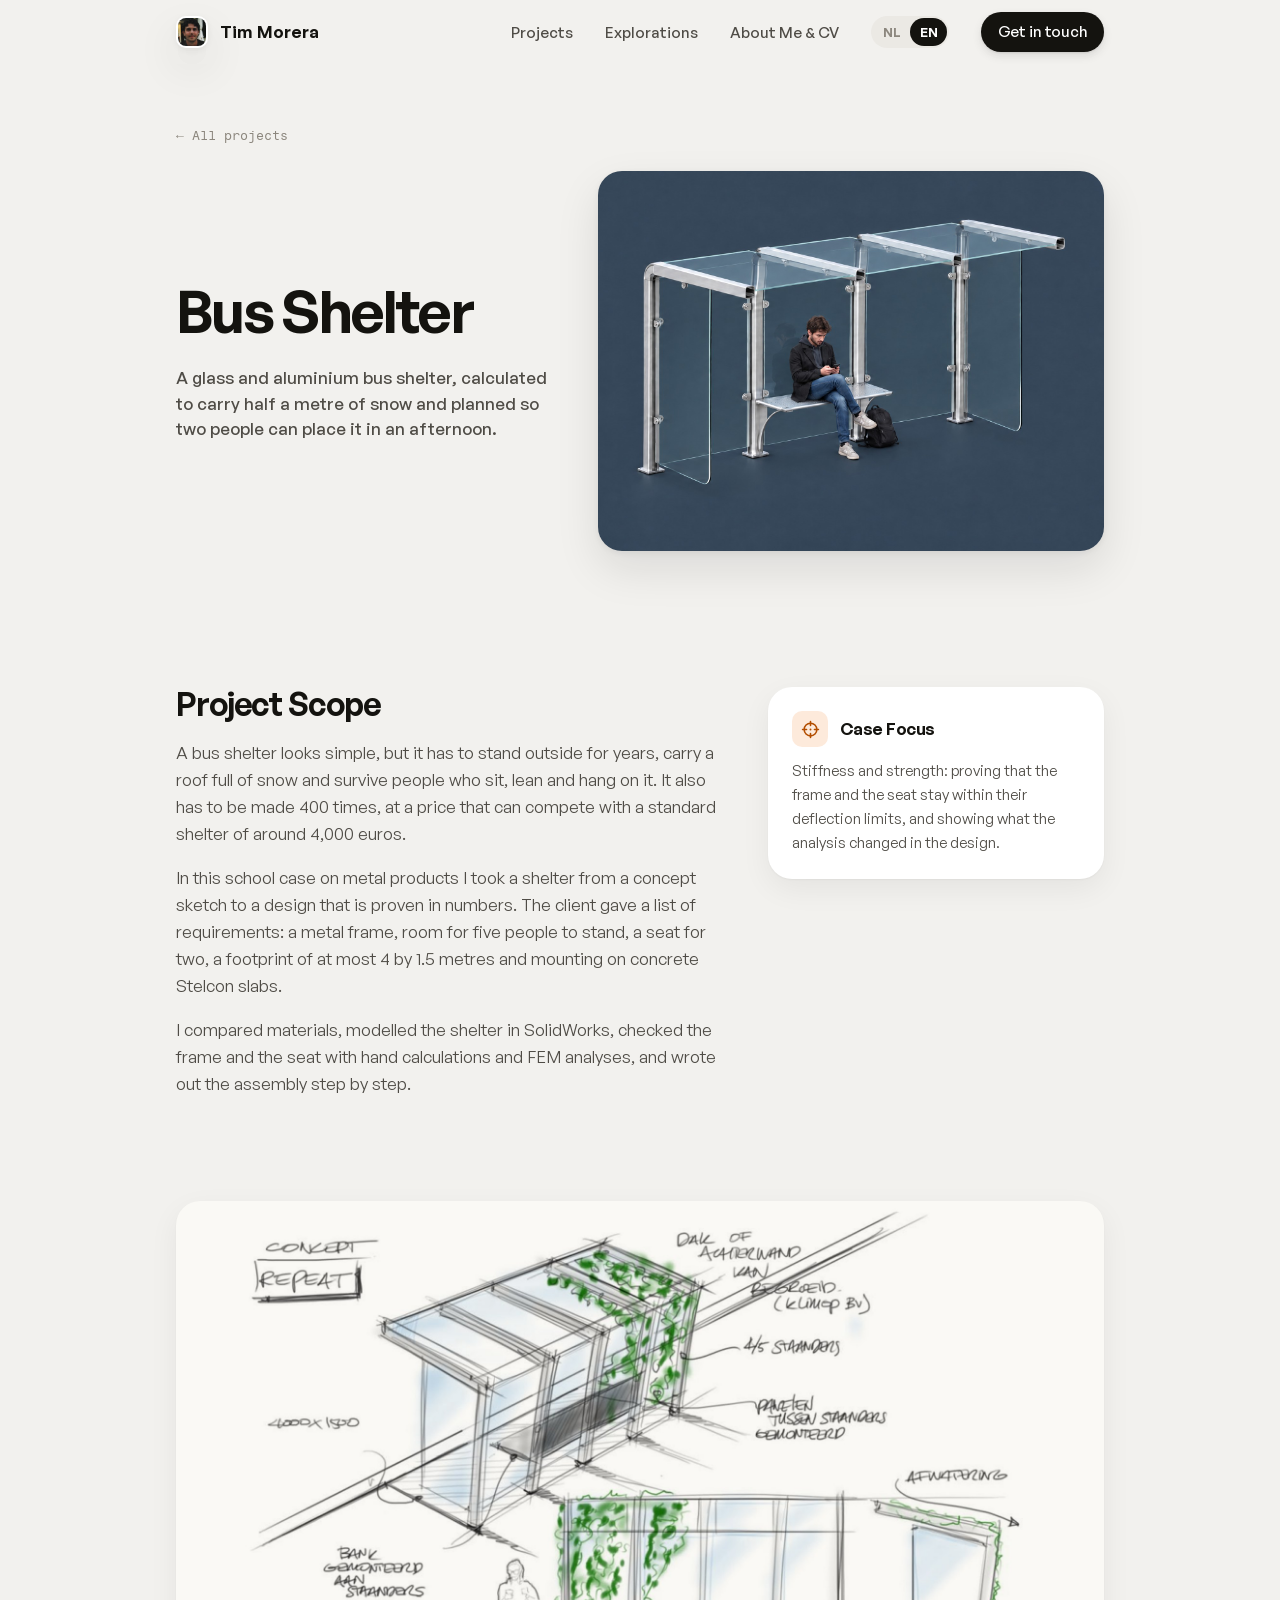
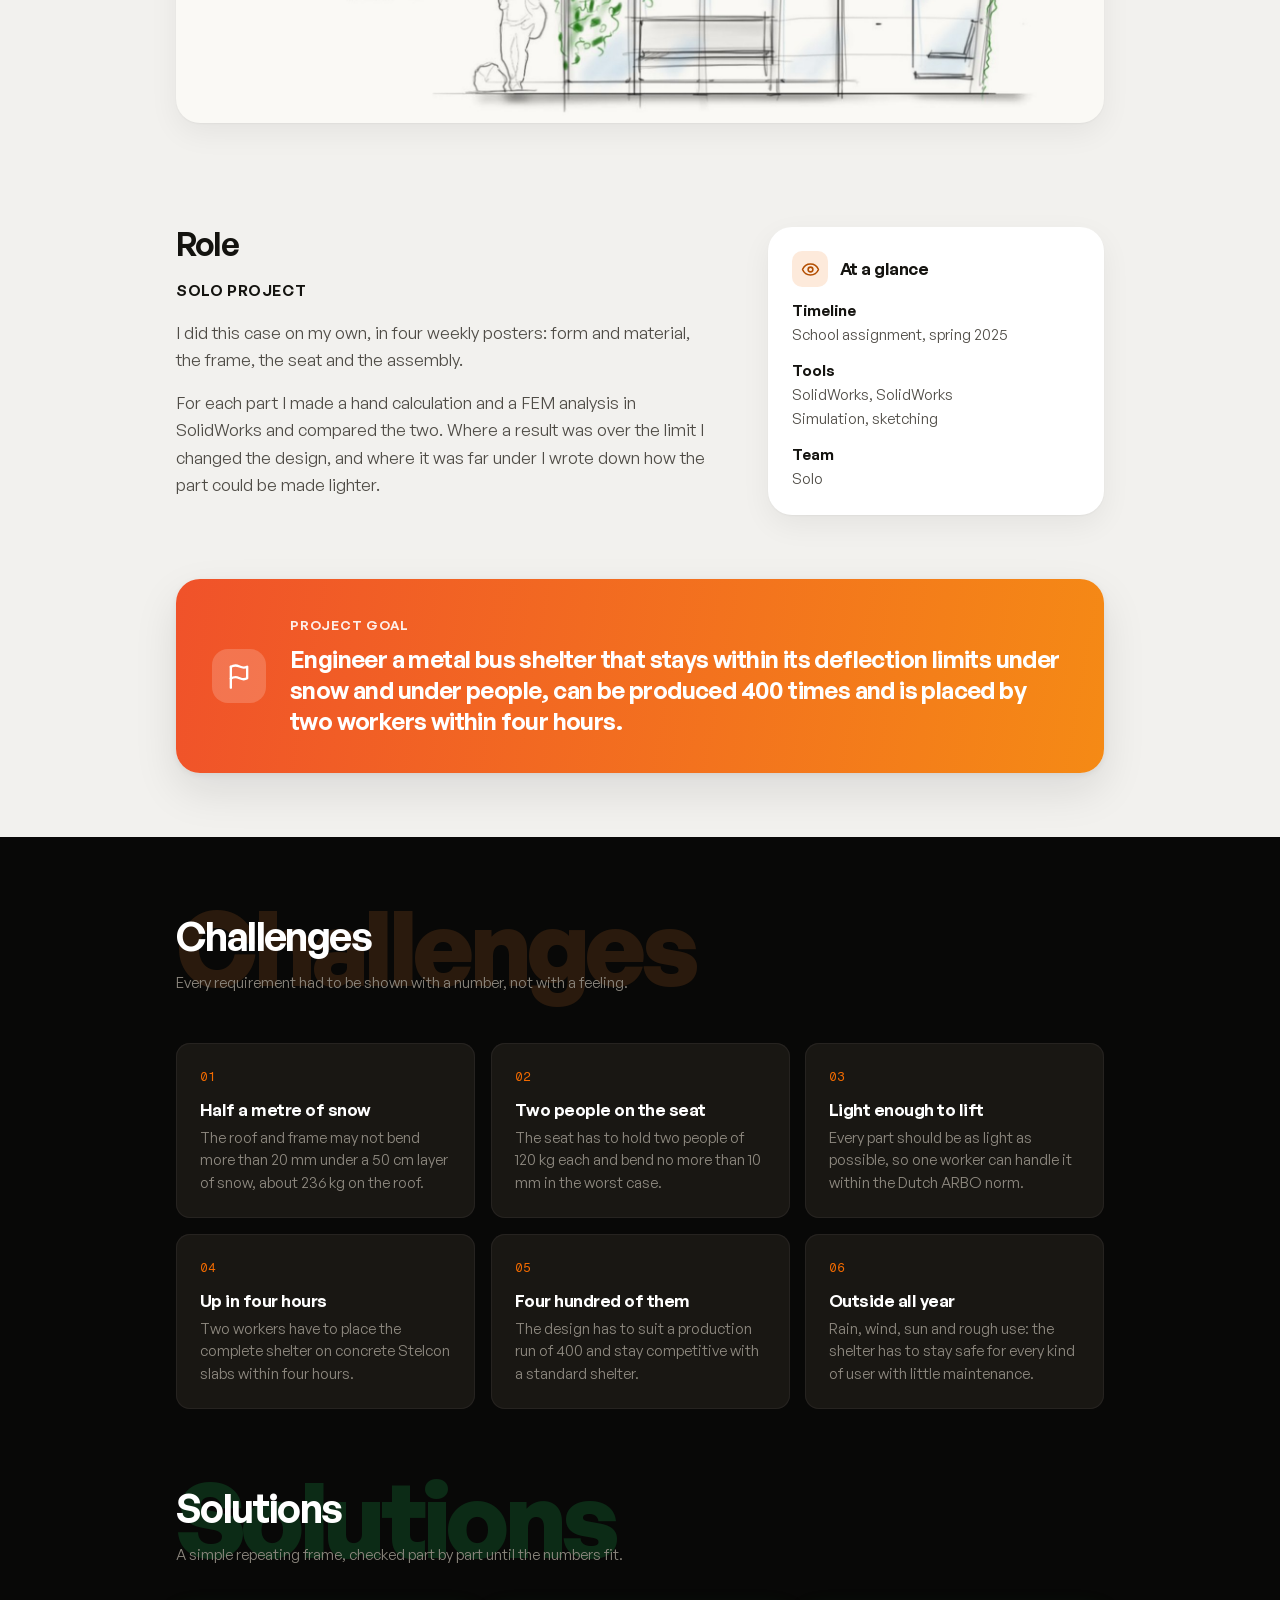
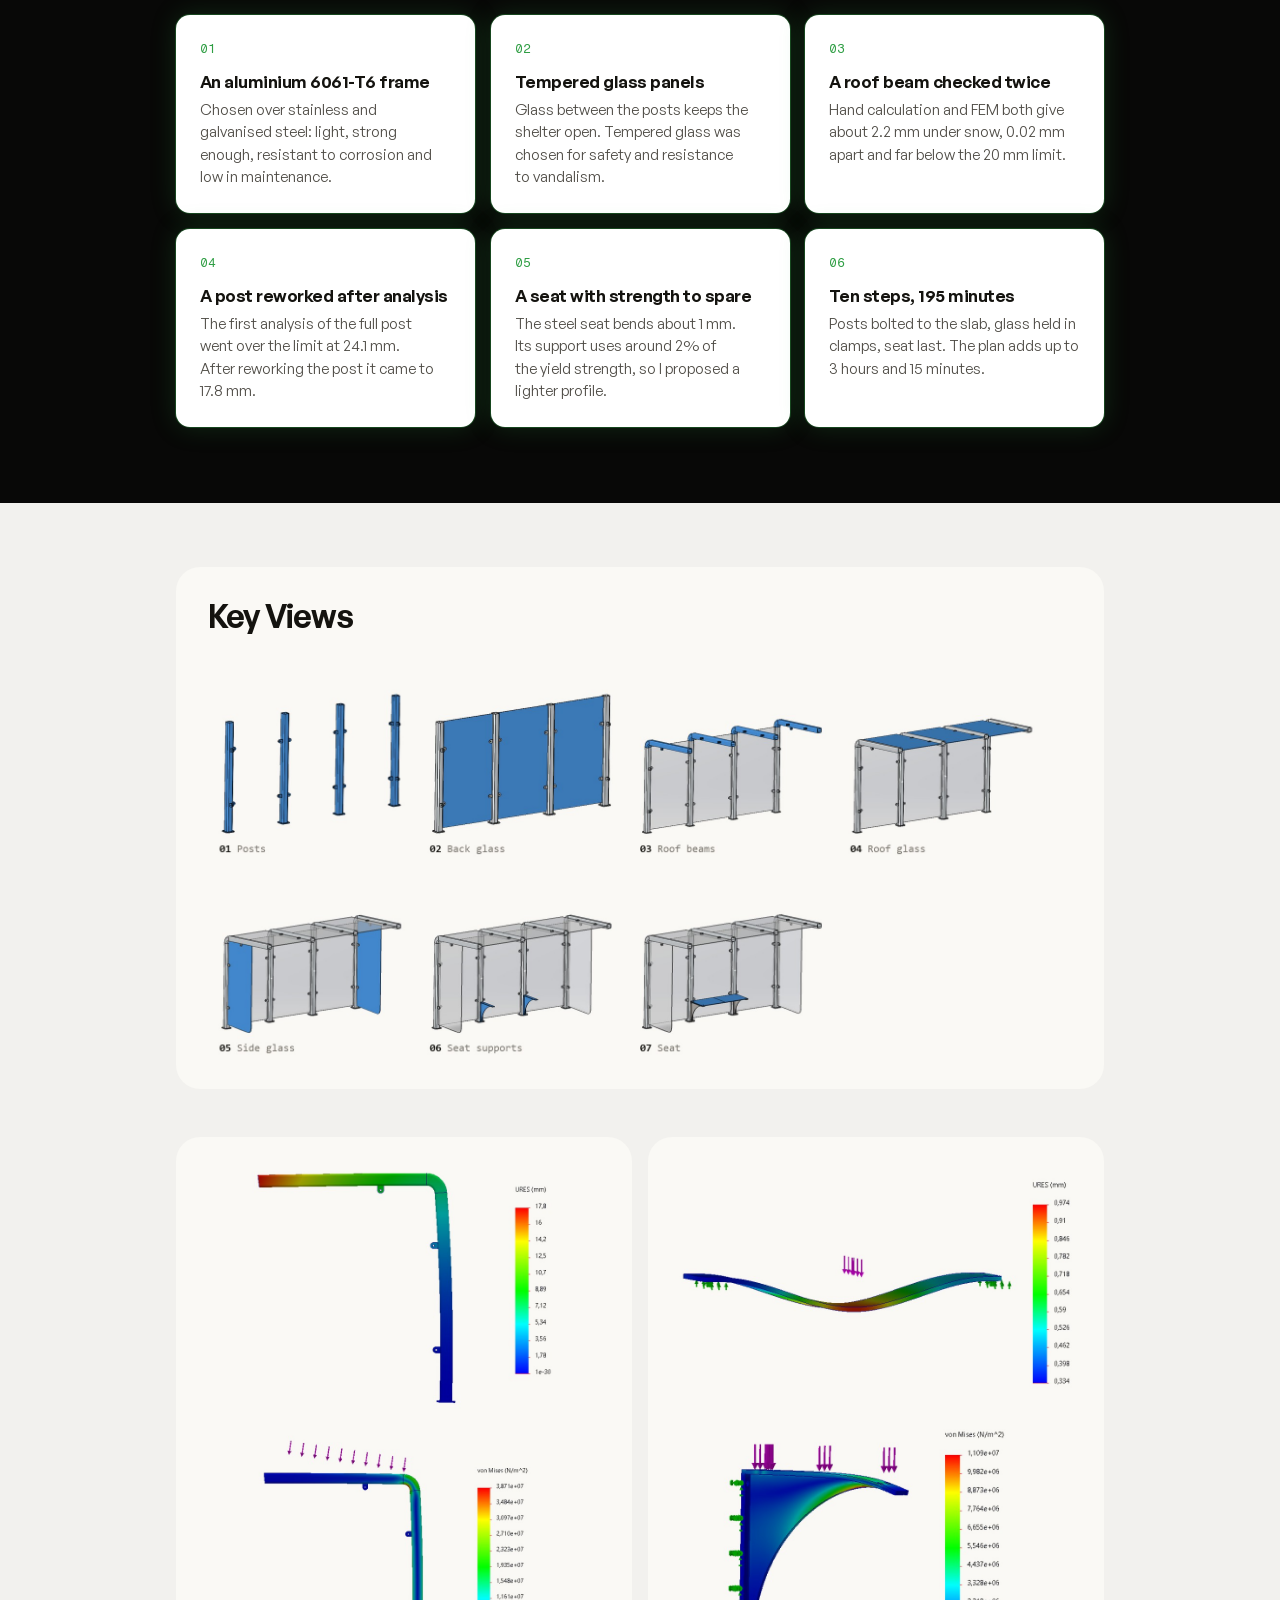
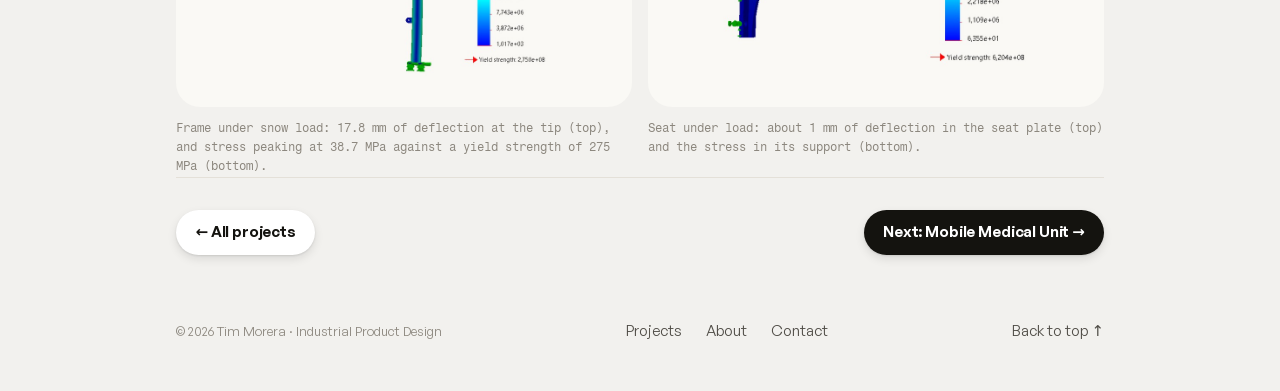
<file: work/abri.html>
<!DOCTYPE html>
<html lang="en">
<head>
<meta charset="UTF-8" />
<meta name="viewport" content="width=device-width, initial-scale=1" />

<title>Bus Shelter | Tim Morera</title>
<meta name="description" content="Bus Shelter, a project by Tim Morera, Industrial Product Design." />
<meta name="theme-color" content="#f2f1ee" />
<link rel="canonical" href="https://timmorera.nl/work/abri.html" />
<meta property="og:url" content="https://timmorera.nl/work/abri.html" />
<meta property="og:type" content="article" />
<meta property="og:title" content="Bus Shelter | Tim Morera" />

<link rel="icon" href="../assets/img/site/avatar.png" type="image/png" />
<link rel="preload" href="../assets/fonts/general-sans-600.woff2" as="font" type="font/woff2" crossorigin />
<link rel="stylesheet" href="../assets/css/site.css?v=20261007j" />
<script>(function(){var l;try{l=localStorage.getItem('lang')}catch(e){}if(!l)l=/^nl/i.test(navigator.language||'')?'nl':'en';if(l==='nl')document.documentElement.className+=' i18n-wait';})();</script>
</head>

<body class="no-js">
<script>document.body.classList.remove('no-js');</script>

<a class="skip-link" href="#main">Skip to content</a>

<header class="site-header">
  <div class="container">
    <nav class="nav" aria-label="Primary">
      <a class="brand" href="../index.html"><span class="avatar" aria-hidden="true"><img src="../assets/img/site/avatar.png" alt="" width="32" height="32" /></span> Tim Morera</a>
      <ul class="nav-links" id="nav-links">
        <li><a href="../index.html#projects">Projects</a></li>
        <li><a href="../index.html#explorations">Explorations</a></li>
        <li><a href="../index.html#about">About Me &amp; CV</a></li>
        <li class="lang" role="group" aria-label="Language"><button type="button" data-lang="nl">NL</button><button type="button" data-lang="en">EN</button></li>
        <li><a class="btn btn--dark btn--sm" href="../index.html#contact">Get in touch</a></li>
      </ul>
      <button class="nav-toggle" aria-expanded="false" aria-controls="nav-links" aria-label="Open menu">
        <span></span><span></span><span></span>
      </button>
    </nav>
  </div>
</header>

<main id="main">

  <!-- HERO -->
  <section class="proj-hero" id="top">
    <div class="container">
      <a class="back-link" href="../index.html#projects">&larr; All projects</a>
      <div class="proj-hero-grid" style="margin-top:var(--s-5)">
        <div>
          <h1 class="reveal">Bus Shelter</h1>
          <p class="proj-desc reveal" style="--d:1">A glass and aluminium bus shelter, calculated to carry half a metre of snow and planned so two people can place it in an afternoon.</p>
        </div>
        <div class="proj-hero-media reveal" style="--d:1">
          <img src="../assets/img/projects/abri/hero.jpg" alt="Bus shelter with an aluminium frame, glass back, roof and side panels, with someone sitting on the seat between the two middle posts" width="1600" height="1200" loading="lazy" />
        </div>
      </div>
    </div>
  </section>

  <!-- PROJECT SCOPE + CASE FOCUS -->
  <div class="container">
    <div class="proj-split">
      <div class="reveal">
        <h2>Project Scope</h2>
        <p>A bus shelter looks simple, but it has to stand outside for years, carry a roof full of snow and survive people who sit, lean and hang on it. It also has to be made 400 times, at a price that can compete with a standard shelter of around 4,000 euros.</p>
          <p>In this school case on metal products I took a shelter from a concept sketch to a design that is proven in numbers. The client gave a list of requirements: a metal frame, room for five people to stand, a seat for two, a footprint of at most 4 by 1.5 metres and mounting on concrete Stelcon slabs.</p>
          <p>I compared materials, modelled the shelter in SolidWorks, checked the frame and the seat with hand calculations and FEM analyses, and wrote out the assembly step by step.</p>
      </div>
      <aside class="focus-card reveal" style="--d:1">
        <div class="focus-head">
          <span class="ico" aria-hidden="true">
            <svg viewBox="0 0 24 24" fill="none" stroke="currentColor" stroke-width="2" stroke-linecap="round" stroke-linejoin="round"><circle cx="12" cy="12" r="8"/><path d="M12 2v5M12 17v5M2 12h5M17 12h5"/><circle cx="12" cy="12" r="1.2" fill="currentColor" stroke="none"/></svg>
          </span>
          <h3>Case Focus</h3>
        </div>
        <p>Stiffness and strength: proving that the frame and the seat stay within their deflection limits, and showing what the analysis changed in the design.</p>
      </aside>
    </div>

    <figure class="proj-figure reveal">
      <img src="../assets/img/projects/abri/main.jpg" alt="Concept sketch of the shelter in perspective, front and side view, with notes on the posts, the panels between them and the seat fixed to the posts" width="1920" height="1080" loading="lazy" />
    </figure>

    <!-- ROLE -->
    <div class="proj-split">
      <div class="reveal">
        <h2>Role</h2>
        <p class="role-title">Solo project</p>
        <p>I did this case on my own, in four weekly posters: form and material, the frame, the seat and the assembly.</p>
          <p>For each part I made a hand calculation and a FEM analysis in SolidWorks and compared the two. Where a result was over the limit I changed the design, and where it was far under I wrote down how the part could be made lighter.</p>
      </div>
      <aside class="focus-card reveal" style="--d:1">
        <div class="focus-head">
          <span class="ico" aria-hidden="true">
            <svg viewBox="0 0 24 24" fill="none" stroke="currentColor" stroke-width="2" stroke-linecap="round" stroke-linejoin="round"><path d="M2.1 12.35a1 1 0 0 1 0-.7 10.75 10.75 0 0 1 19.8 0 1 1 0 0 1 0 .7 10.75 10.75 0 0 1-19.8 0Z"/><circle cx="12" cy="12" r="3"/></svg>
          </span>
          <h3>At a glance</h3>
        </div>
        <p><strong>Timeline</strong><br>School assignment, spring 2025</p>
        <p style="margin-top:var(--s-3)"><strong>Tools</strong><br>SolidWorks, SolidWorks Simulation, sketching</p>
        <p style="margin-top:var(--s-3)"><strong>Team</strong><br>Solo</p>
      </aside>
    </div>

    <!-- GOAL -->
    <div class="goal-banner reveal">
      <span class="ico" aria-hidden="true">
        <svg viewBox="0 0 24 24" fill="none" stroke="currentColor" stroke-width="2" stroke-linecap="round" stroke-linejoin="round"><path d="M5 22V4"/><path d="M5 4.2c1.2-.8 2.5-1.2 4-1.2 2.8 0 4.2 1.8 7 1.8 1.2 0 2.2-.3 3-.8v10c-.8.5-1.8.8-3 .8-2.8 0-4.2-1.8-7-1.8-1.5 0-2.8.4-4 1.2"/></svg>
      </span>
      <div>
        <p class="goal-label">PROJECT GOAL</p>
        <p class="goal-text">Engineer a metal bus shelter that stays within its deflection limits under snow and under people, can be produced 400 times and is placed by two workers within four hours.</p>
      </div>
    </div>
  </div>

  <!-- CHALLENGES -->
  <section class="dark-band challenges">
    <div class="container">
      <div class="band-head reveal">
        <span class="ghost" aria-hidden="true">Challenges</span>
        <h2>Challenges</h2>
        <p class="sub">Every requirement had to be shown with a number, not with a feeling.</p>
      </div>
      <div class="num-grid">
        <article class="num-card num-card--dark reveal" style="--d:0">
          <span class="n">01</span>
          <h3>Half a metre of snow</h3>
          <p>The roof and frame may not bend more than 20 mm under a 50 cm layer of snow, about 236 kg on the roof.</p>
        </article>
        <article class="num-card num-card--dark reveal" style="--d:1">
          <span class="n">02</span>
          <h3>Two people on the seat</h3>
          <p>The seat has to hold two people of 120 kg each and bend no more than 10 mm in the worst case.</p>
        </article>
        <article class="num-card num-card--dark reveal" style="--d:2">
          <span class="n">03</span>
          <h3>Light enough to lift</h3>
          <p>Every part should be as light as possible, so one worker can handle it within the Dutch ARBO norm.</p>
        </article>
        <article class="num-card num-card--dark reveal" style="--d:3">
          <span class="n">04</span>
          <h3>Up in four hours</h3>
          <p>Two workers have to place the complete shelter on concrete Stelcon slabs within four hours.</p>
        </article>
        <article class="num-card num-card--dark reveal" style="--d:4">
          <span class="n">05</span>
          <h3>Four hundred of them</h3>
          <p>The design has to suit a production run of 400 and stay competitive with a standard shelter.</p>
        </article>
        <article class="num-card num-card--dark reveal" style="--d:5">
          <span class="n">06</span>
          <h3>Outside all year</h3>
          <p>Rain, wind, sun and rough use: the shelter has to stay safe for every kind of user with little maintenance.</p>
        </article>
      </div>
    </div>
  </section>

  <!-- SOLUTIONS -->
  <section class="dark-band solutions">
    <div class="container">
      <div class="band-head reveal">
        <span class="ghost" aria-hidden="true">Solutions</span>
        <h2>Solutions</h2>
        <p class="sub">A simple repeating frame, checked part by part until the numbers fit.</p>
      </div>
      <div class="num-grid">
        <article class="num-card num-card--light reveal" style="--d:0">
          <span class="n">01</span>
          <h3>An aluminium 6061-T6 frame</h3>
          <p>Chosen over stainless and galvanised steel: light, strong enough, resistant to corrosion and low in maintenance.</p>
        </article>
        <article class="num-card num-card--light reveal" style="--d:1">
          <span class="n">02</span>
          <h3>Tempered glass panels</h3>
          <p>Glass between the posts keeps the shelter open. Tempered glass was chosen for safety and resistance to vandalism.</p>
        </article>
        <article class="num-card num-card--light reveal" style="--d:2">
          <span class="n">03</span>
          <h3>A roof beam checked twice</h3>
          <p>Hand calculation and FEM both give about 2.2 mm under snow, 0.02 mm apart and far below the 20 mm limit.</p>
        </article>
        <article class="num-card num-card--light reveal" style="--d:3">
          <span class="n">04</span>
          <h3>A post reworked after analysis</h3>
          <p>The first analysis of the full post went over the limit at 24.1 mm. After reworking the post it came to 17.8 mm.</p>
        </article>
        <article class="num-card num-card--light reveal" style="--d:4">
          <span class="n">05</span>
          <h3>A seat with strength to spare</h3>
          <p>The steel seat bends about 1 mm. Its support uses around 2% of the yield strength, so I proposed a lighter profile.</p>
        </article>
        <article class="num-card num-card--light reveal" style="--d:5">
          <span class="n">06</span>
          <h3>Ten steps, 195 minutes</h3>
          <p>Posts bolted to the slab, glass held in clamps, seat last. The plan adds up to 3 hours and 15 minutes.</p>
        </article>
      </div>
    </div>
  </section>

  <!-- KEY VIEWS -->
  <div class="container">
    <div class="keyviews reveal">
      <h2>Key Views</h2>
      <img src="../assets/img/projects/abri/wide.jpg" alt="The assembly in seven steps: posts, back glass, roof beams, roof glass, side glass, seat supports and seat, with the new part in each step shown in blue" width="1920" height="1080" loading="lazy" />
    </div>

    <div class="media-grid">
      <figure class="case-figure reveal"><img src="../assets/img/projects/abri/detail-frame.jpg" alt="Two FEM plots of a post with its roof beam under snow load, showing deflection and stress" width="1050" height="1312" loading="lazy" />
        <figcaption class="case-figcap">Frame under snow load: 17.8 mm of deflection at the tip (top), and stress peaking at 38.7 MPa against a yield strength of 275 MPa (bottom).</figcaption>
      </figure>
      <figure class="case-figure reveal" style="--d:1"><img src="../assets/img/projects/abri/detail-seat.jpg" alt="Two FEM plots of the seat: the seat plate bending under load and the stress in its support" width="1050" height="1312" loading="lazy" />
        <figcaption class="case-figcap">Seat under load: about 1 mm of deflection in the seat plate (top) and the stress in its support (bottom).</figcaption>
      </figure>
    </div>

    <nav class="proj-nav" aria-label="More projects">
      <a class="btn" href="../index.html#projects">&larr; All projects</a>
      <a class="btn btn--dark" href="mobile-medical-unit.html">Next: Mobile Medical Unit &rarr;</a>
    </nav>
  </div>

</main>

<footer class="site-footer">
  <div class="container footer-inner">
    <p class="footer-copy">&copy; <span id="year">2026</span> Tim Morera &middot; Industrial Product Design</p>
    <nav class="footer-links" aria-label="Footer">
      <a href="../index.html#projects">Projects</a>
      <a href="../index.html#about">About</a>
      <a href="../index.html#contact">Contact</a>
    </nav>
    <a class="to-top" href="#top">Back to top &uarr;</a>
  </div>
</footer>

<script src="../assets/js/i18n-nl.js?v=20261028b"></script>
<script src="../assets/js/site.js?v=20261007j"></script>
</body>
</html>
</file>
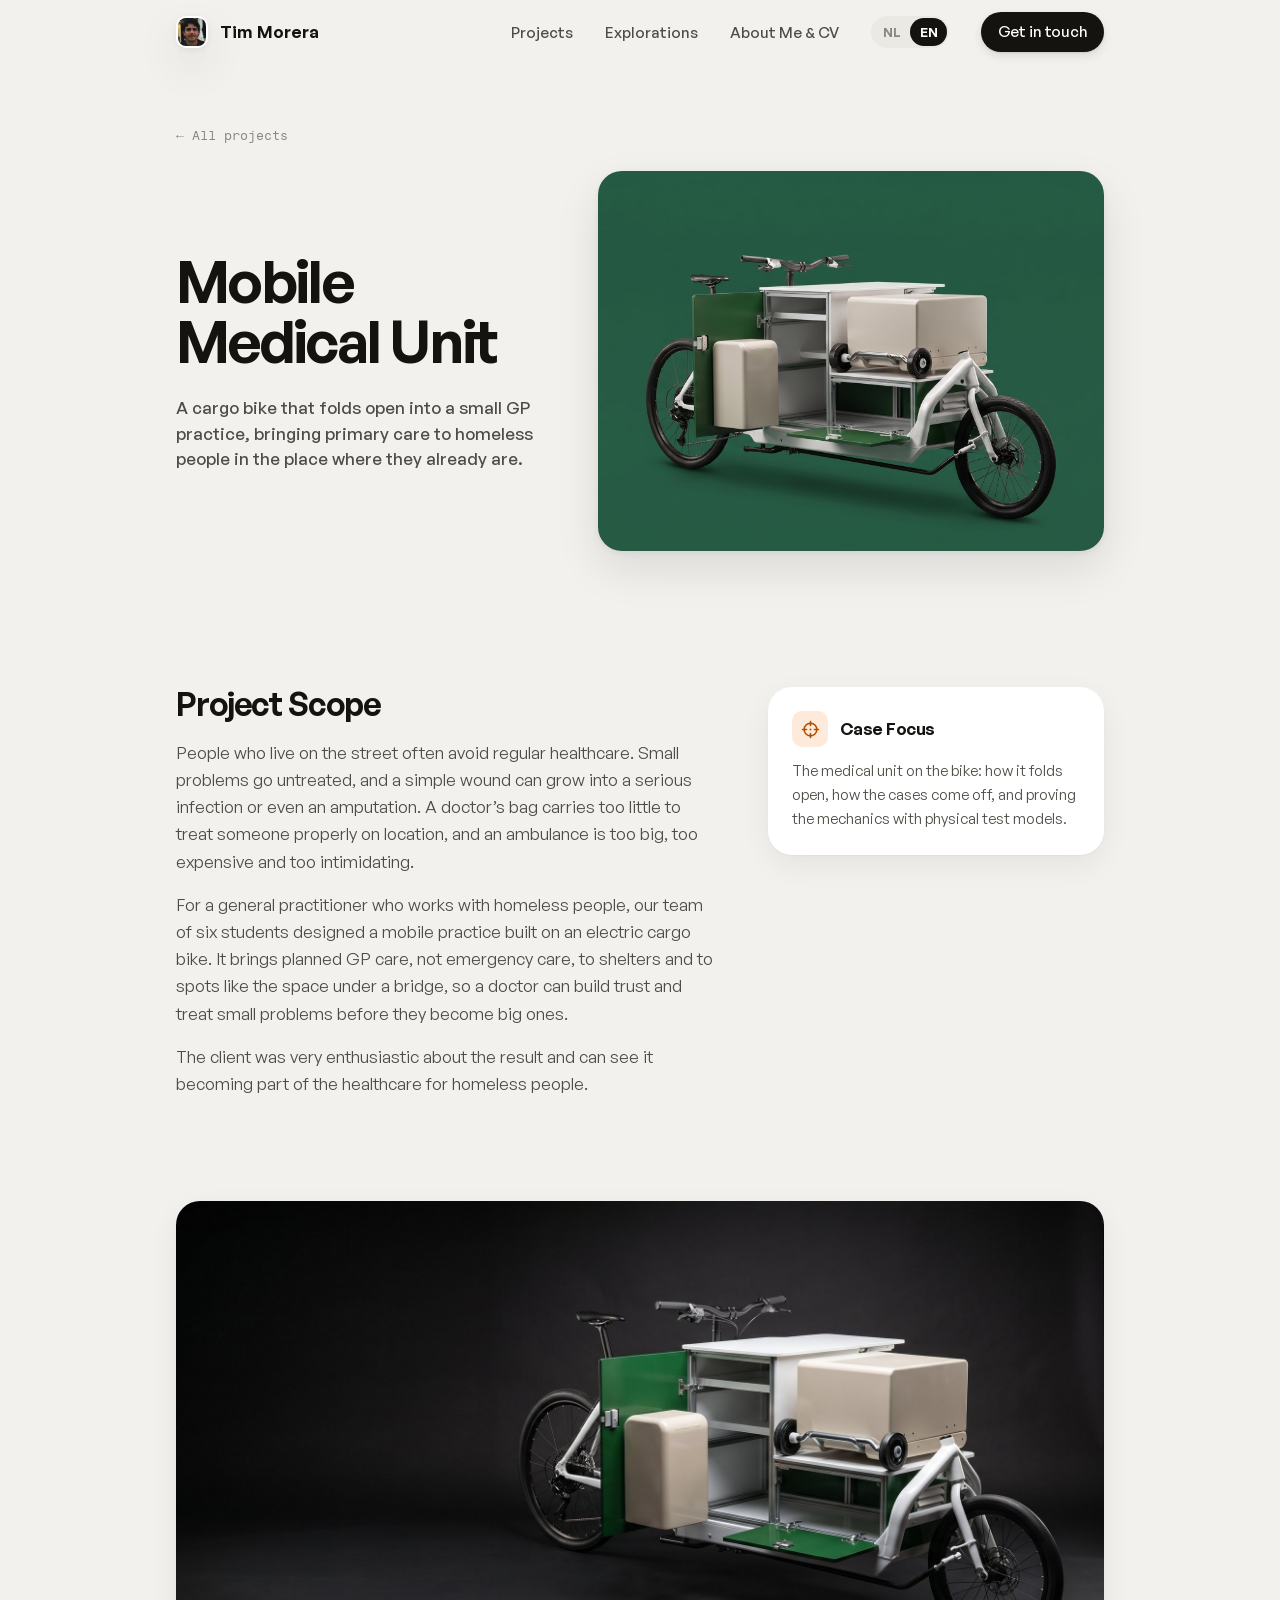
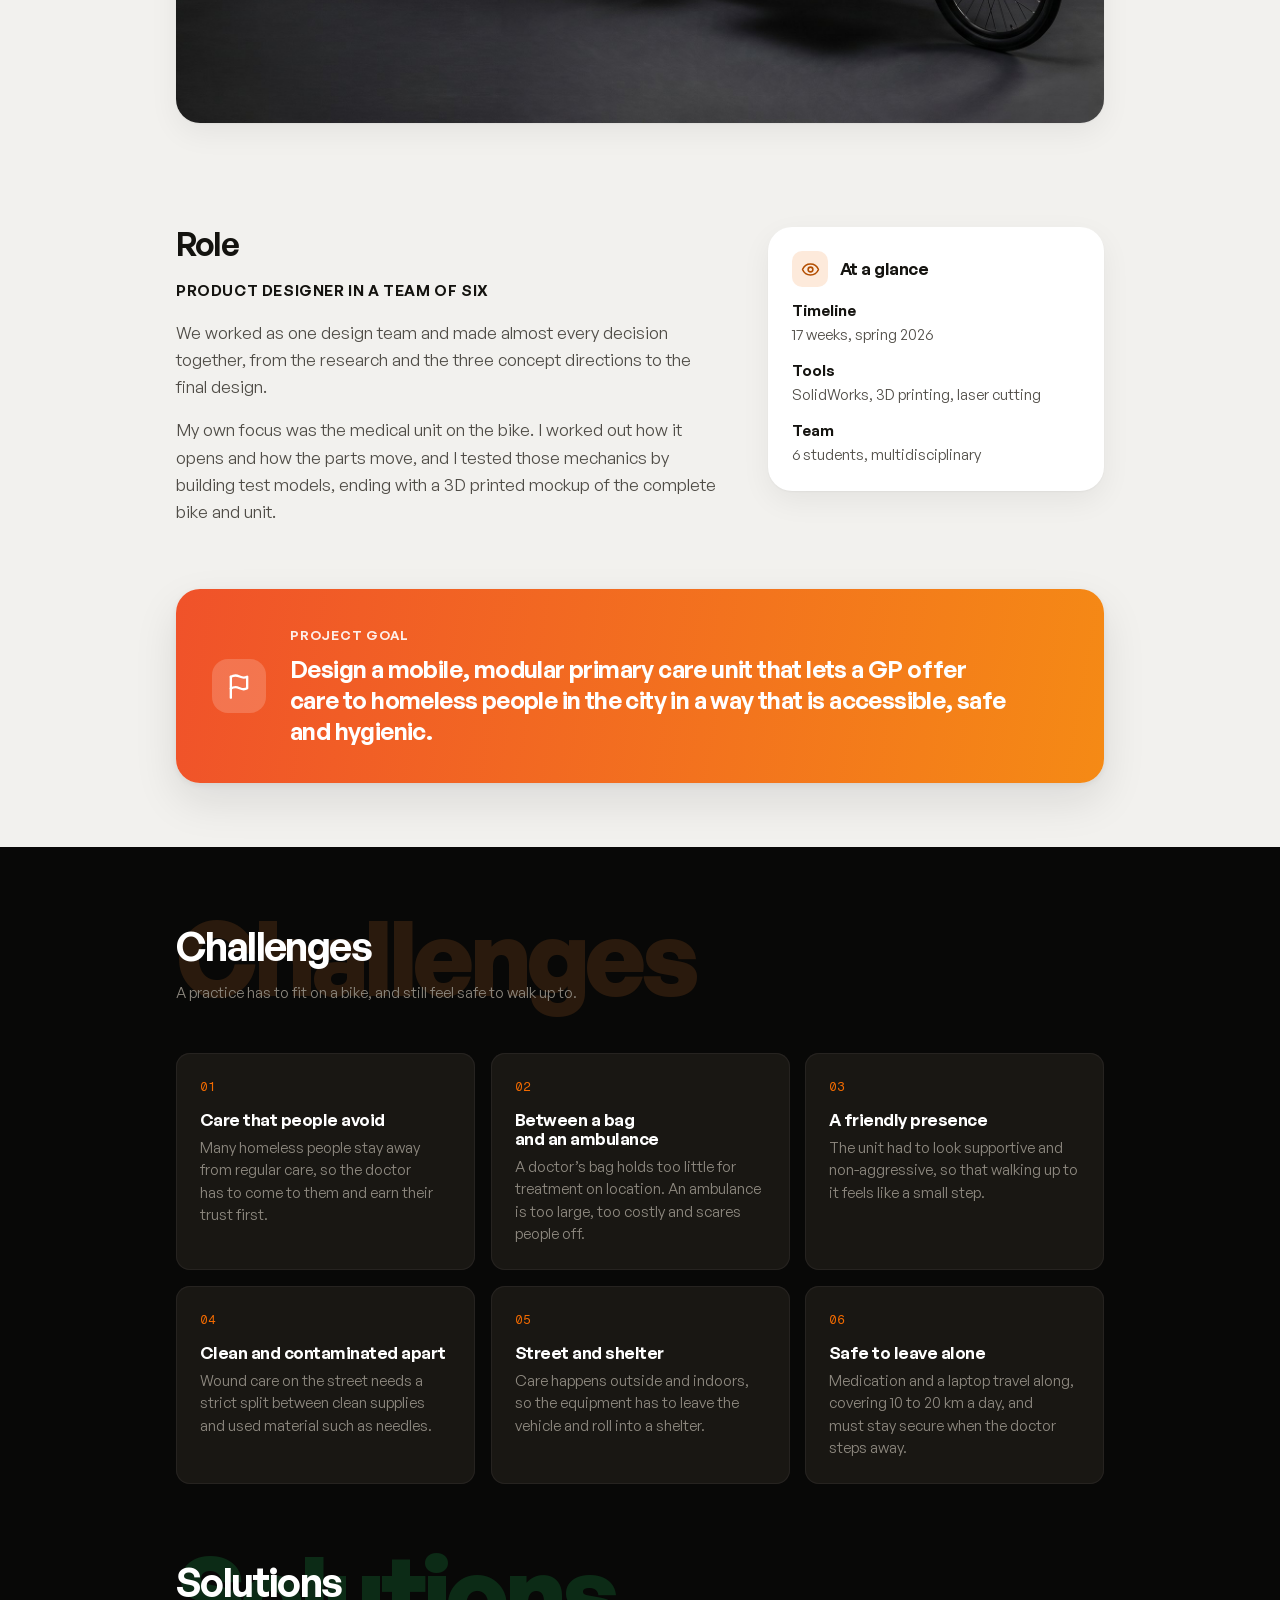
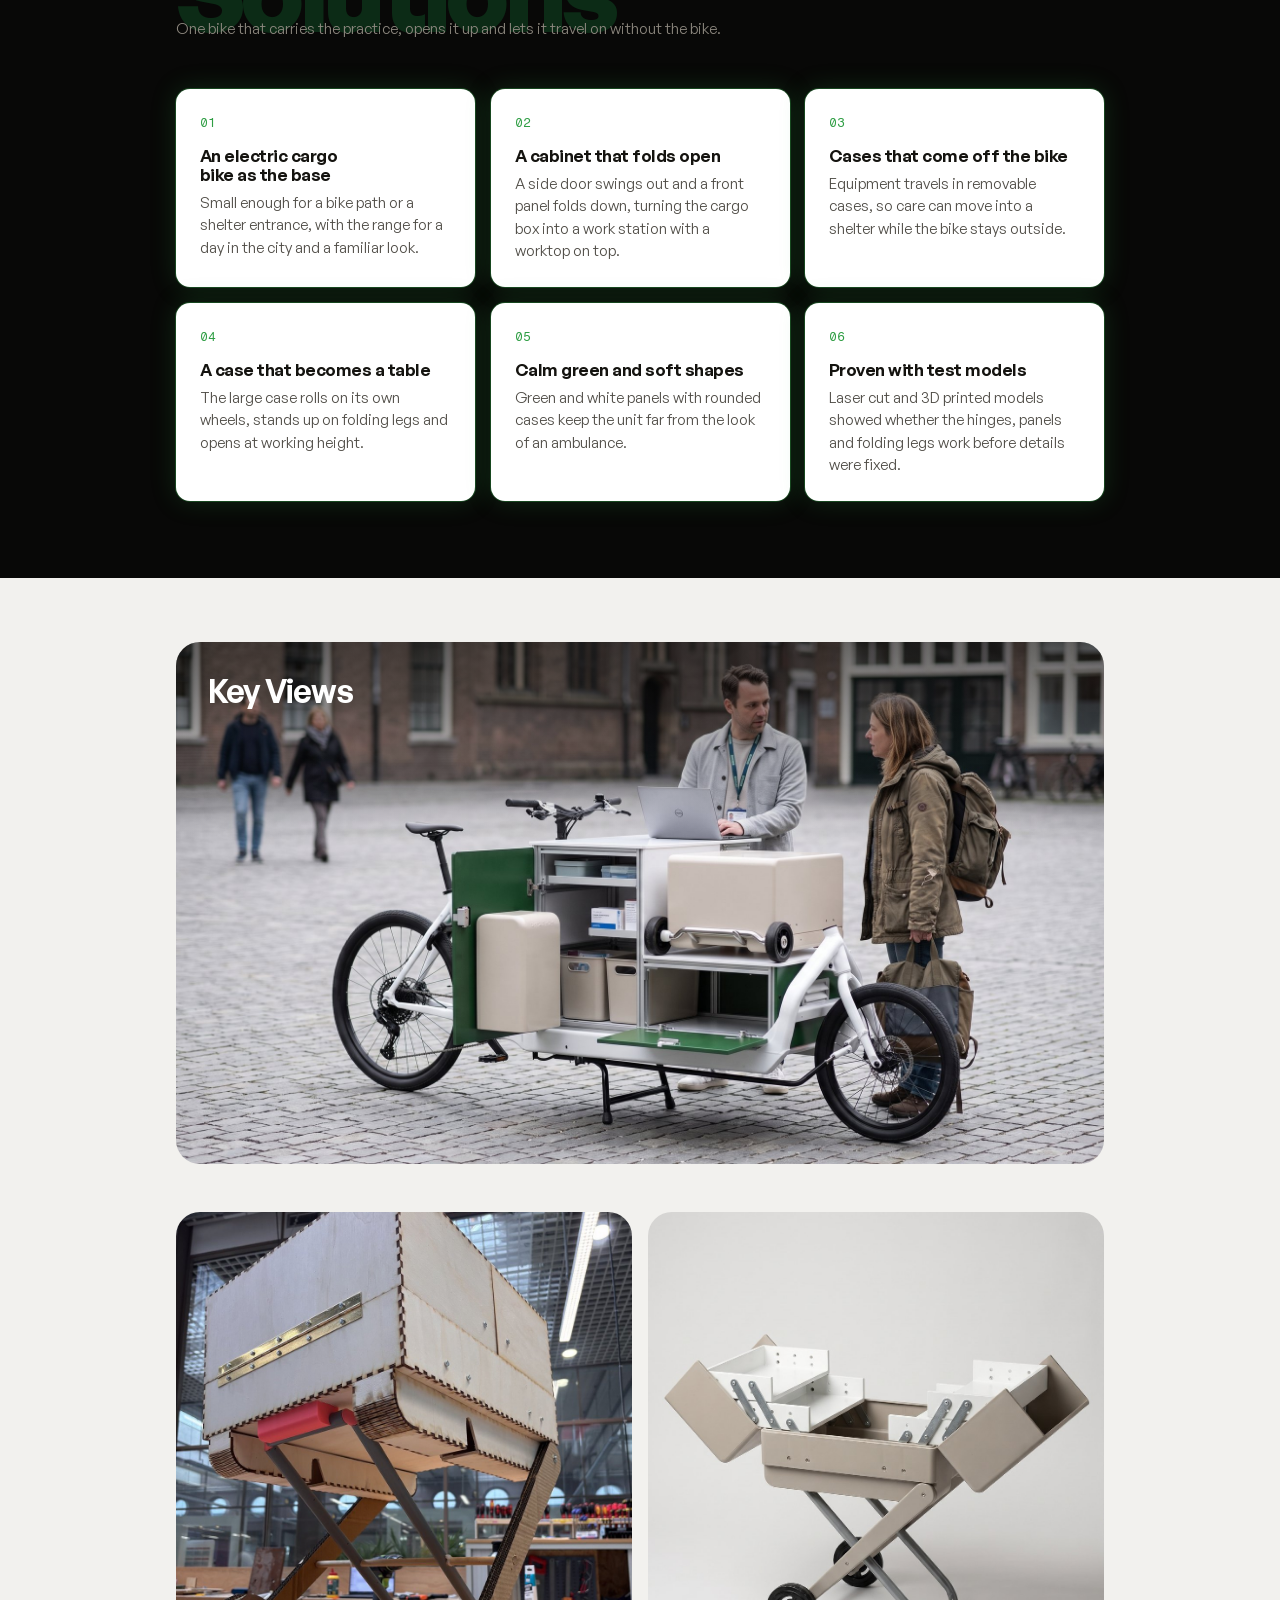
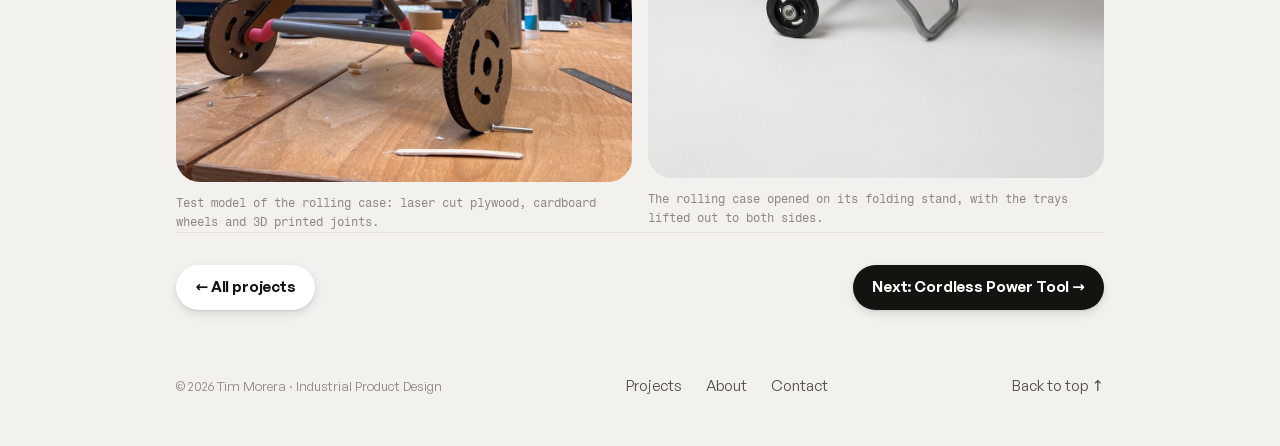
<file: work/mobile-medical-unit.html>
<!DOCTYPE html>
<html lang="en">
<head>
<meta charset="UTF-8" />
<meta name="viewport" content="width=device-width, initial-scale=1" />

<title>Mobile Medical Unit | Tim Morera</title>
<meta name="description" content="Mobile Medical Unit, a project by Tim Morera, Industrial Product Design." />
<meta name="theme-color" content="#f2f1ee" />
<link rel="canonical" href="https://timmorera.nl/work/mobile-medical-unit.html" />
<meta property="og:url" content="https://timmorera.nl/work/mobile-medical-unit.html" />
<meta property="og:type" content="article" />
<meta property="og:title" content="Mobile Medical Unit | Tim Morera" />

<link rel="icon" href="../assets/img/site/avatar.png" type="image/png" />
<link rel="preload" href="../assets/fonts/general-sans-600.woff2" as="font" type="font/woff2" crossorigin />
<link rel="stylesheet" href="../assets/css/site.css?v=20261007j" />
<script>(function(){var l;try{l=localStorage.getItem('lang')}catch(e){}if(!l)l=/^nl/i.test(navigator.language||'')?'nl':'en';if(l==='nl')document.documentElement.className+=' i18n-wait';})();</script>
</head>

<body class="no-js">
<script>document.body.classList.remove('no-js');</script>

<a class="skip-link" href="#main">Skip to content</a>

<header class="site-header">
  <div class="container">
    <nav class="nav" aria-label="Primary">
      <a class="brand" href="../index.html"><span class="avatar" aria-hidden="true"><img src="../assets/img/site/avatar.png" alt="" width="32" height="32" /></span> Tim Morera</a>
      <ul class="nav-links" id="nav-links">
        <li><a href="../index.html#projects">Projects</a></li>
        <li><a href="../index.html#explorations">Explorations</a></li>
        <li><a href="../index.html#about">About Me &amp; CV</a></li>
        <li class="lang" role="group" aria-label="Language"><button type="button" data-lang="nl">NL</button><button type="button" data-lang="en">EN</button></li>
        <li><a class="btn btn--dark btn--sm" href="../index.html#contact">Get in touch</a></li>
      </ul>
      <button class="nav-toggle" aria-expanded="false" aria-controls="nav-links" aria-label="Open menu">
        <span></span><span></span><span></span>
      </button>
    </nav>
  </div>
</header>

<main id="main">

  <!-- HERO -->
  <section class="proj-hero" id="top">
    <div class="container">
      <a class="back-link" href="../index.html#projects">&larr; All projects</a>
      <div class="proj-hero-grid" style="margin-top:var(--s-5)">
        <div>
          <h1 class="reveal">Mobile Medical Unit</h1>
          <p class="proj-desc reveal" style="--d:1">A cargo bike that folds open into a small GP practice, bringing primary care to homeless people in the place where they already are.</p>
        </div>
        <div class="proj-hero-media reveal" style="--d:1">
          <img src="../assets/img/projects/mobile-medical-unit/hero.jpg" alt="The Mobile Medical Unit: a cargo bike with its cabinet folded open" width="1600" height="1200" loading="lazy" />
        </div>
      </div>
    </div>
  </section>

  <!-- PROJECT SCOPE + CASE FOCUS -->
  <div class="container">
    <div class="proj-split">
      <div class="reveal">
        <h2>Project Scope</h2>
        <p>People who live on the street often avoid regular healthcare. Small problems go untreated, and a simple wound can grow into a serious infection or even an amputation. A doctor&rsquo;s bag carries too little to treat someone properly on location, and an ambulance is too big, too expensive and too intimidating.</p>
          <p>For a general practitioner who works with homeless people, our team of six students designed a mobile practice built on an electric cargo bike. It brings planned GP care, not emergency care, to shelters and to spots like the space under a bridge, so a doctor can build trust and treat small problems before they become big ones.</p>
          <p>The client was very enthusiastic about the result and can see it becoming part of the healthcare for homeless people.</p>
      </div>
      <aside class="focus-card reveal" style="--d:1">
        <div class="focus-head">
          <span class="ico" aria-hidden="true">
            <svg viewBox="0 0 24 24" fill="none" stroke="currentColor" stroke-width="2" stroke-linecap="round" stroke-linejoin="round"><circle cx="12" cy="12" r="8"/><path d="M12 2v5M12 17v5M2 12h5M17 12h5"/><circle cx="12" cy="12" r="1.2" fill="currentColor" stroke="none"/></svg>
          </span>
          <h3>Case Focus</h3>
        </div>
        <p>The medical unit on the bike: how it folds open, how the cases come off, and proving the mechanics with physical test models.</p>
      </aside>
    </div>

    <figure class="proj-figure reveal">
      <img src="../assets/img/projects/mobile-medical-unit/main.jpg" alt="The opened unit with both equipment cases in place" width="1920" height="1080" loading="lazy" />
    </figure>

    <!-- ROLE -->
    <div class="proj-split">
      <div class="reveal">
        <h2>Role</h2>
        <p class="role-title">Product designer in a team of six</p>
        <p>We worked as one design team and made almost every decision together, from the research and the three concept directions to the final design.</p>
          <p>My own focus was the medical unit on the bike. I worked out how it opens and how the parts move, and I tested those mechanics by building test models, ending with a 3D printed mockup of the complete bike and unit.</p>
      </div>
      <aside class="focus-card reveal" style="--d:1">
        <div class="focus-head">
          <span class="ico" aria-hidden="true">
            <svg viewBox="0 0 24 24" fill="none" stroke="currentColor" stroke-width="2" stroke-linecap="round" stroke-linejoin="round"><path d="M2.1 12.35a1 1 0 0 1 0-.7 10.75 10.75 0 0 1 19.8 0 1 1 0 0 1 0 .7 10.75 10.75 0 0 1-19.8 0Z"/><circle cx="12" cy="12" r="3"/></svg>
          </span>
          <h3>At a glance</h3>
        </div>
        <p><strong>Timeline</strong><br>17 weeks, spring 2026</p>
        <p style="margin-top:var(--s-3)"><strong>Tools</strong><br>SolidWorks, 3D printing, laser cutting</p>
        <p style="margin-top:var(--s-3)"><strong>Team</strong><br>6 students, multidisciplinary</p>
      </aside>
    </div>

    <!-- GOAL -->
    <div class="goal-banner reveal">
      <span class="ico" aria-hidden="true">
        <svg viewBox="0 0 24 24" fill="none" stroke="currentColor" stroke-width="2" stroke-linecap="round" stroke-linejoin="round"><path d="M5 22V4"/><path d="M5 4.2c1.2-.8 2.5-1.2 4-1.2 2.8 0 4.2 1.8 7 1.8 1.2 0 2.2-.3 3-.8v10c-.8.5-1.8.8-3 .8-2.8 0-4.2-1.8-7-1.8-1.5 0-2.8.4-4 1.2"/></svg>
      </span>
      <div>
        <p class="goal-label">PROJECT GOAL</p>
        <p class="goal-text">Design a mobile, modular primary care unit that lets a GP offer care to homeless people in the city in a way that is accessible, safe and hygienic.</p>
      </div>
    </div>
  </div>

  <!-- CHALLENGES -->
  <section class="dark-band challenges">
    <div class="container">
      <div class="band-head reveal">
        <span class="ghost" aria-hidden="true">Challenges</span>
        <h2>Challenges</h2>
        <p class="sub">A practice has to fit on a bike, and still feel safe to walk up to.</p>
      </div>
      <div class="num-grid">
        <article class="num-card num-card--dark reveal" style="--d:0">
          <span class="n">01</span>
          <h3>Care that people avoid</h3>
          <p>Many homeless people stay away from regular care, so the doctor has to come to them and earn their trust first.</p>
        </article>
        <article class="num-card num-card--dark reveal" style="--d:1">
          <span class="n">02</span>
          <h3>Between a bag and an ambulance</h3>
          <p>A doctor&rsquo;s bag holds too little for treatment on location. An ambulance is too large, too costly and scares people off.</p>
        </article>
        <article class="num-card num-card--dark reveal" style="--d:2">
          <span class="n">03</span>
          <h3>A friendly presence</h3>
          <p>The unit had to look supportive and non-aggressive, so that walking up to it feels like a small step.</p>
        </article>
        <article class="num-card num-card--dark reveal" style="--d:3">
          <span class="n">04</span>
          <h3>Clean and contaminated apart</h3>
          <p>Wound care on the street needs a strict split between clean supplies and used material such as needles.</p>
        </article>
        <article class="num-card num-card--dark reveal" style="--d:4">
          <span class="n">05</span>
          <h3>Street and shelter</h3>
          <p>Care happens outside and indoors, so the equipment has to leave the vehicle and roll into a shelter.</p>
        </article>
        <article class="num-card num-card--dark reveal" style="--d:5">
          <span class="n">06</span>
          <h3>Safe to leave alone</h3>
          <p>Medication and a laptop travel along, covering 10 to 20 km a day, and must stay secure when the doctor steps away.</p>
        </article>
      </div>
    </div>
  </section>

  <!-- SOLUTIONS -->
  <section class="dark-band solutions">
    <div class="container">
      <div class="band-head reveal">
        <span class="ghost" aria-hidden="true">Solutions</span>
        <h2>Solutions</h2>
        <p class="sub">One bike that carries the practice, opens it up and lets it travel on without the bike.</p>
      </div>
      <div class="num-grid">
        <article class="num-card num-card--light reveal" style="--d:0">
          <span class="n">01</span>
          <h3>An electric cargo bike as the base</h3>
          <p>Small enough for a bike path or a shelter entrance, with the range for a day in the city and a familiar look.</p>
        </article>
        <article class="num-card num-card--light reveal" style="--d:1">
          <span class="n">02</span>
          <h3>A cabinet that folds open</h3>
          <p>A side door swings out and a front panel folds down, turning the cargo box into a work station with a worktop on top.</p>
        </article>
        <article class="num-card num-card--light reveal" style="--d:2">
          <span class="n">03</span>
          <h3>Cases that come off the bike</h3>
          <p>Equipment travels in removable cases, so care can move into a shelter while the bike stays outside.</p>
        </article>
        <article class="num-card num-card--light reveal" style="--d:3">
          <span class="n">04</span>
          <h3>A case that becomes a table</h3>
          <p>The large case rolls on its own wheels, stands up on folding legs and opens at working height.</p>
        </article>
        <article class="num-card num-card--light reveal" style="--d:4">
          <span class="n">05</span>
          <h3>Calm green and soft shapes</h3>
          <p>Green and white panels with rounded cases keep the unit far from the look of an ambulance.</p>
        </article>
        <article class="num-card num-card--light reveal" style="--d:5">
          <span class="n">06</span>
          <h3>Proven with test models</h3>
          <p>Laser cut and 3D printed models showed whether the hinges, panels and folding legs work before details were fixed.</p>
        </article>
      </div>
    </div>
  </section>

  <!-- KEY VIEWS -->
  <div class="container">
    <div class="keyviews keyviews--dark reveal">
      <h2>Key Views</h2>
      <img src="../assets/img/projects/mobile-medical-unit/scene.jpg" alt="A GP at the opened unit on a city square, talking with a woman carrying a backpack" width="1920" height="1072" loading="lazy" />
    </div>

    <div class="media-grid">
      <figure class="case-figure reveal"><img src="../assets/img/projects/mobile-medical-unit/detail-prototype.jpg" alt="Test model of the rolling case on its folding legs" width="1050" height="1312" loading="lazy" />
        <figcaption class="case-figcap">Test model of the rolling case: laser cut plywood, cardboard wheels and 3D printed joints.</figcaption>
      </figure>
      <figure class="case-figure reveal" style="--d:1"><img src="../assets/img/projects/mobile-medical-unit/detail-case.jpg" alt="Render of the rolling case opened on its folding stand" width="1050" height="1303" loading="lazy" />
        <figcaption class="case-figcap">The rolling case opened on its folding stand, with the trays lifted out to both sides.</figcaption>
      </figure>
    </div>

    <nav class="proj-nav" aria-label="More projects">
      <a class="btn" href="../index.html#projects">&larr; All projects</a>
      <a class="btn btn--dark" href="powertool.html">Next: Cordless Power Tool &rarr;</a>
    </nav>
  </div>

</main>

<footer class="site-footer">
  <div class="container footer-inner">
    <p class="footer-copy">&copy; <span id="year">2026</span> Tim Morera &middot; Industrial Product Design</p>
    <nav class="footer-links" aria-label="Footer">
      <a href="../index.html#projects">Projects</a>
      <a href="../index.html#about">About</a>
      <a href="../index.html#contact">Contact</a>
    </nav>
    <a class="to-top" href="#top">Back to top &uarr;</a>
  </div>
</footer>

<script src="../assets/js/i18n-nl.js?v=20261028b"></script>
<script src="../assets/js/site.js?v=20261007j"></script>
</body>
</html>
</file>
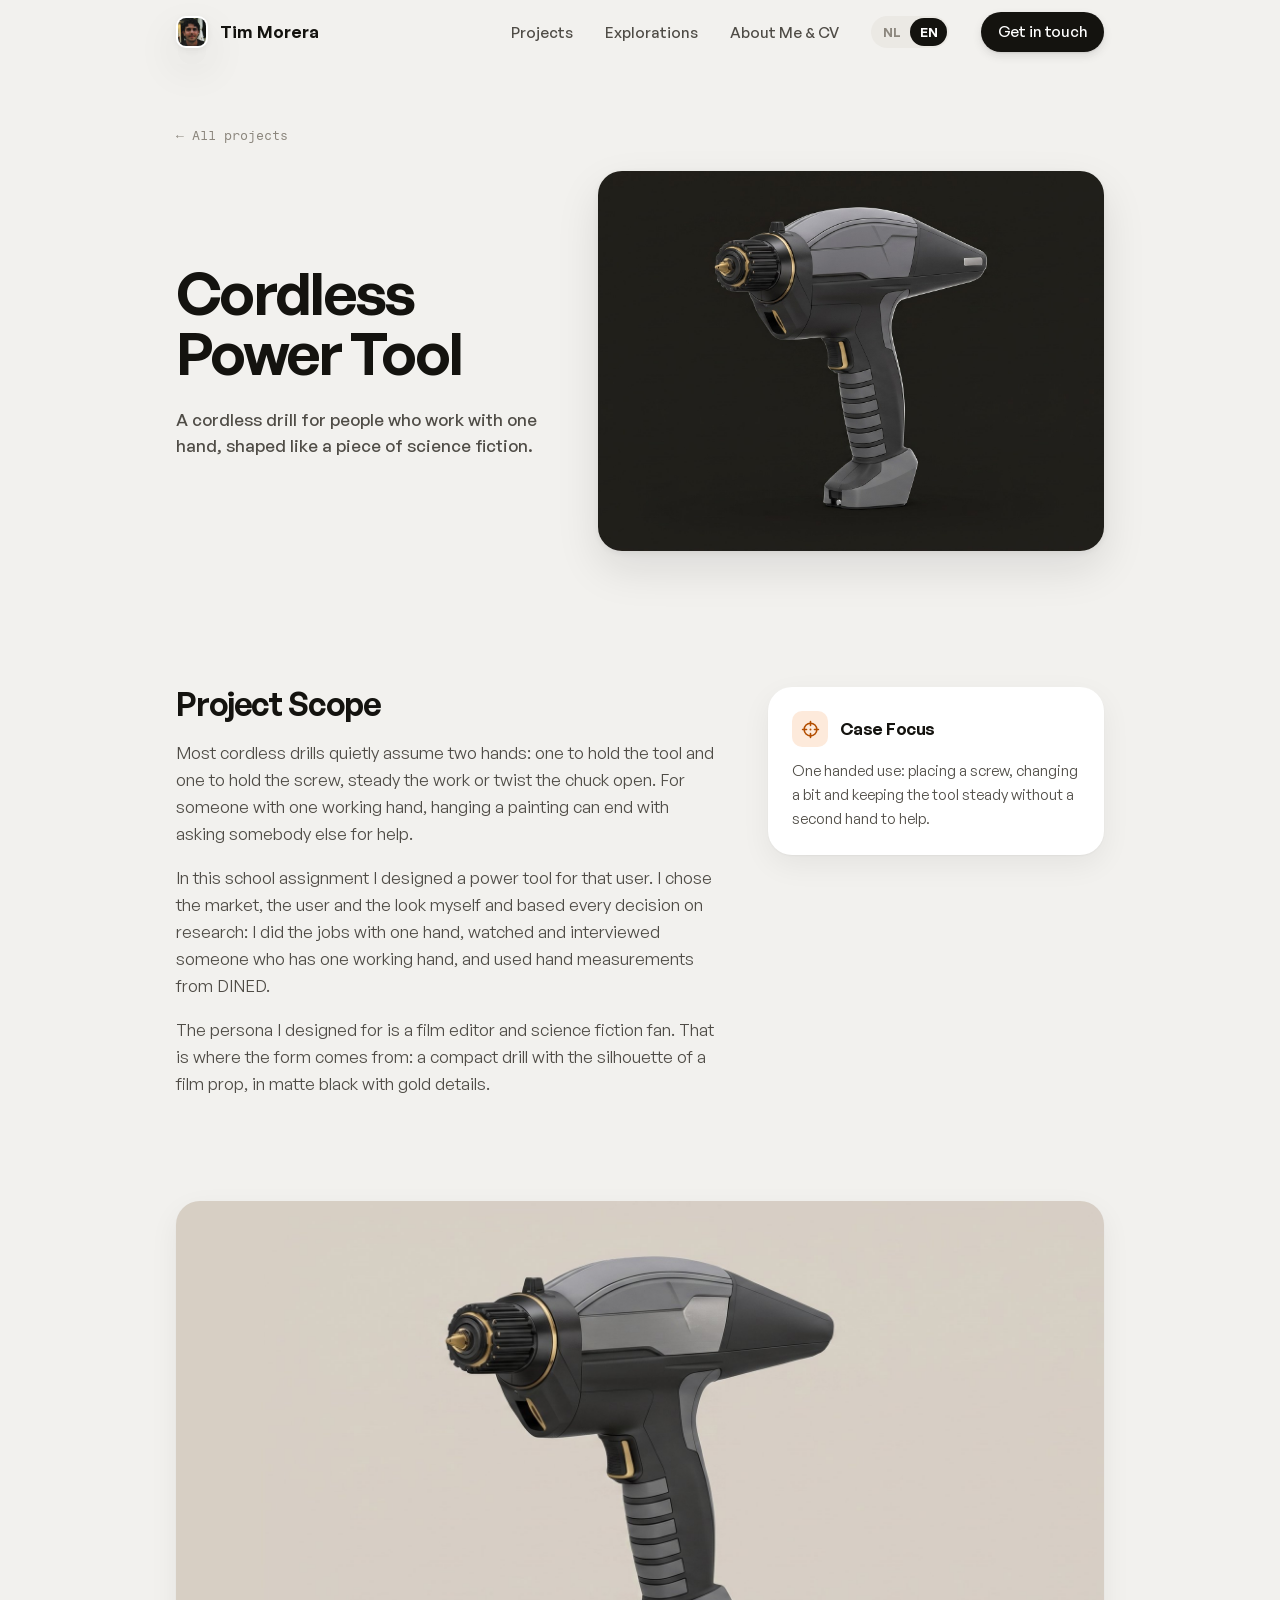
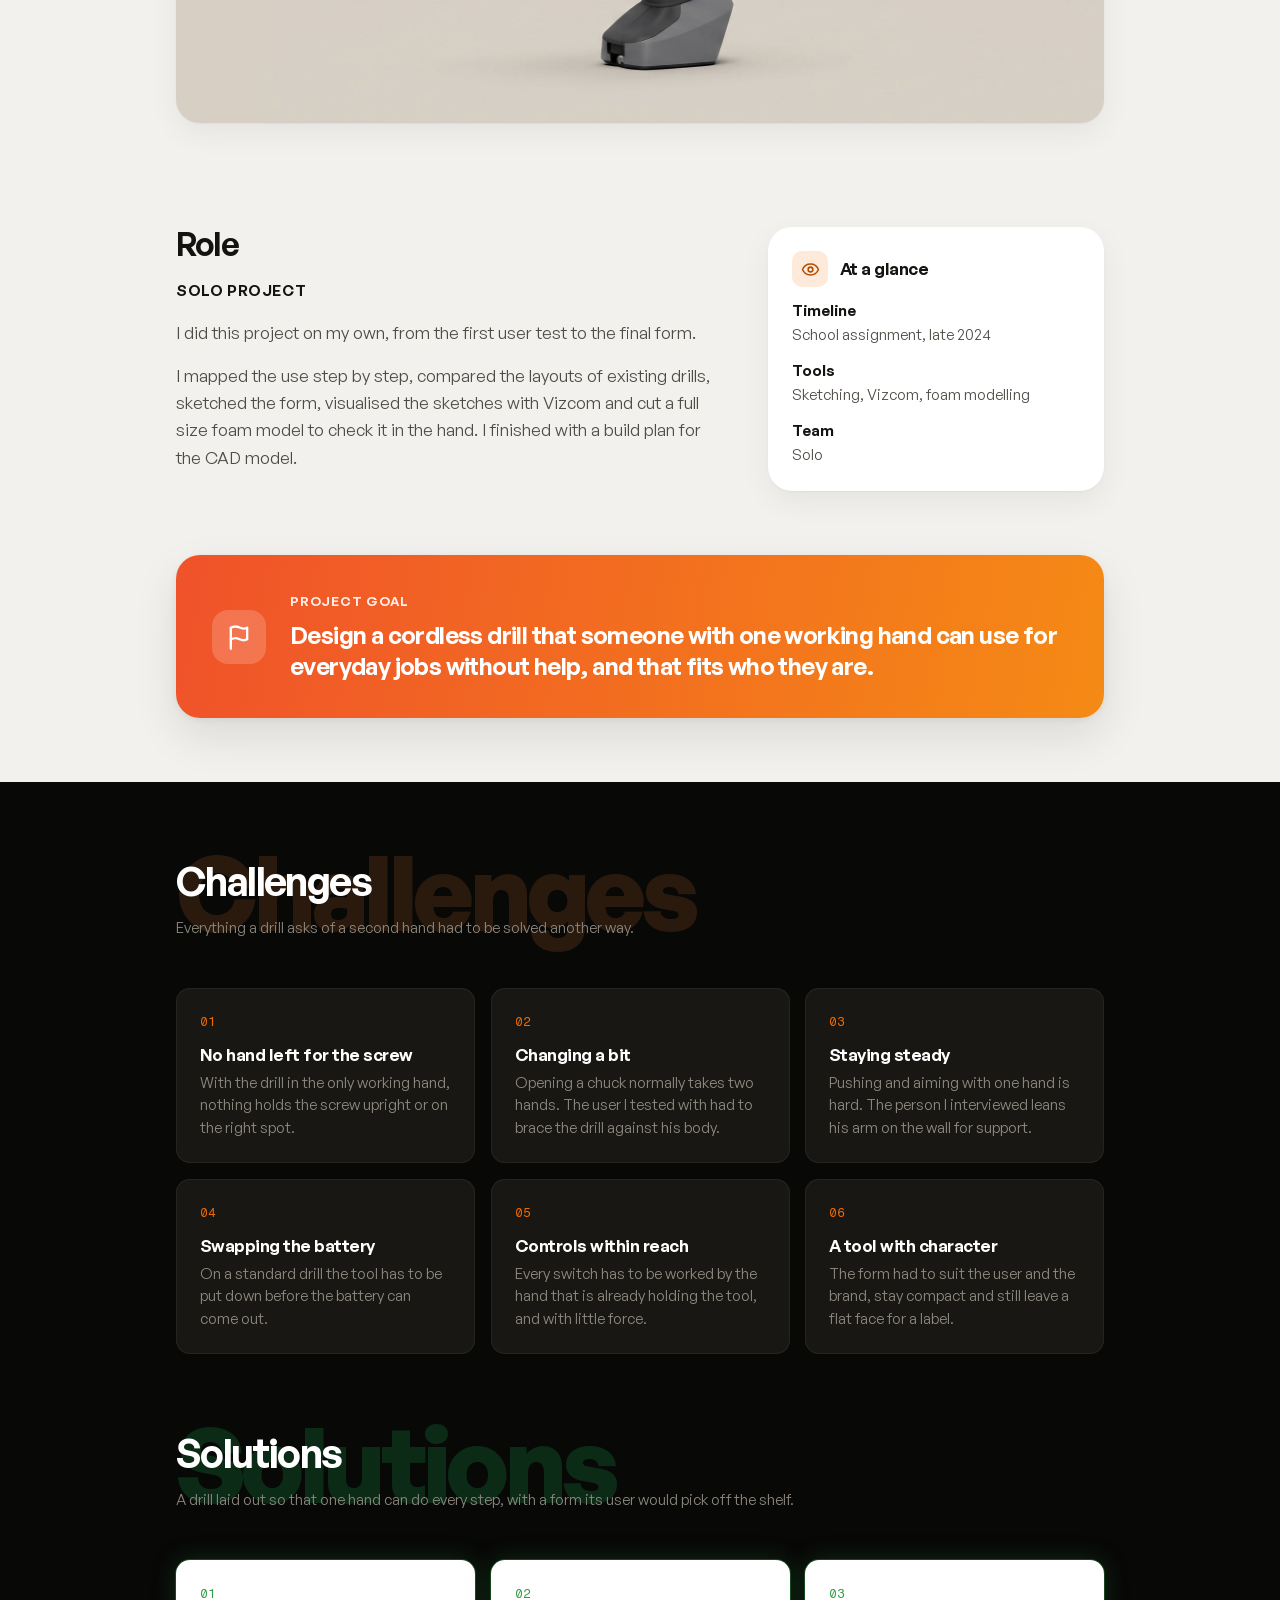
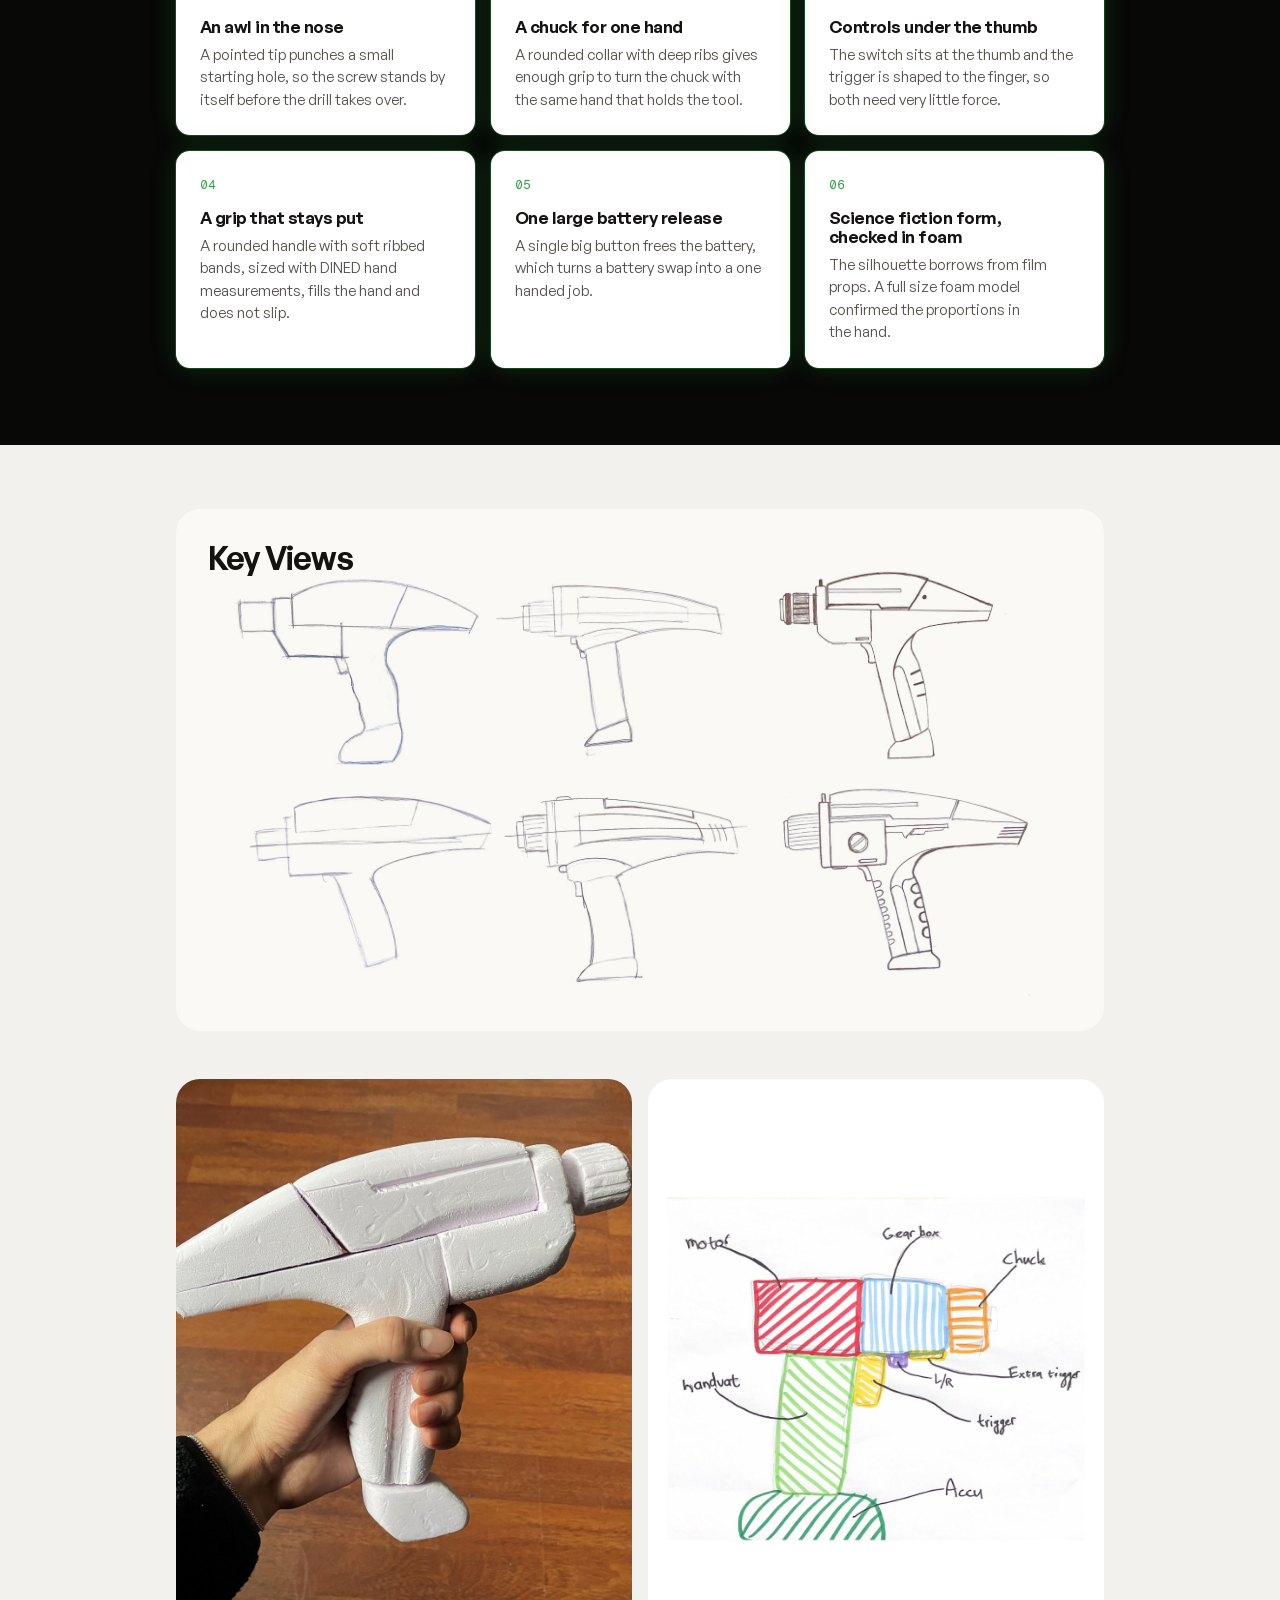
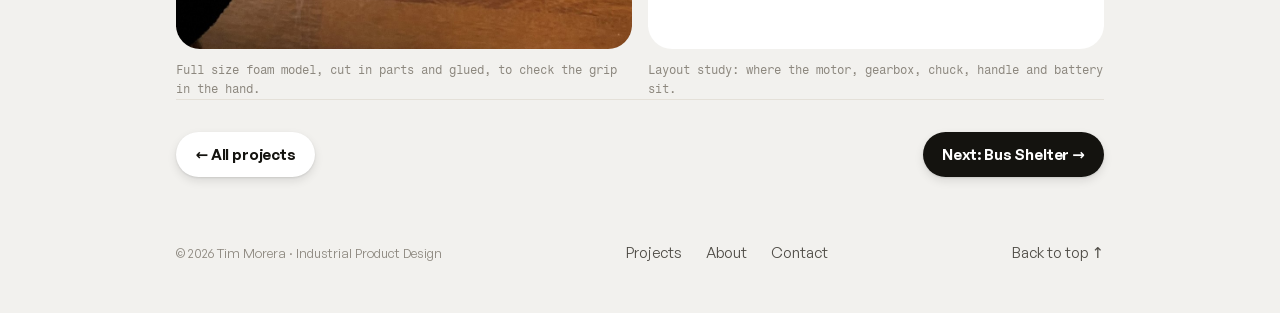
<file: work/powertool.html>
<!DOCTYPE html>
<html lang="en">
<head>
<meta charset="UTF-8" />
<meta name="viewport" content="width=device-width, initial-scale=1" />

<title>Cordless Power Tool | Tim Morera</title>
<meta name="description" content="Cordless Power Tool, a project by Tim Morera, Industrial Product Design." />
<meta name="theme-color" content="#f2f1ee" />
<link rel="canonical" href="https://timmorera.nl/work/powertool.html" />
<meta property="og:url" content="https://timmorera.nl/work/powertool.html" />
<meta property="og:type" content="article" />
<meta property="og:title" content="Cordless Power Tool | Tim Morera" />

<link rel="icon" href="../assets/img/site/avatar.png" type="image/png" />
<link rel="preload" href="../assets/fonts/general-sans-600.woff2" as="font" type="font/woff2" crossorigin />
<link rel="stylesheet" href="../assets/css/site.css?v=20261007j" />
<script>(function(){var l;try{l=localStorage.getItem('lang')}catch(e){}if(!l)l=/^nl/i.test(navigator.language||'')?'nl':'en';if(l==='nl')document.documentElement.className+=' i18n-wait';})();</script>
</head>

<body class="no-js">
<script>document.body.classList.remove('no-js');</script>

<a class="skip-link" href="#main">Skip to content</a>

<header class="site-header">
  <div class="container">
    <nav class="nav" aria-label="Primary">
      <a class="brand" href="../index.html"><span class="avatar" aria-hidden="true"><img src="../assets/img/site/avatar.png" alt="" width="32" height="32" /></span> Tim Morera</a>
      <ul class="nav-links" id="nav-links">
        <li><a href="../index.html#projects">Projects</a></li>
        <li><a href="../index.html#explorations">Explorations</a></li>
        <li><a href="../index.html#about">About Me &amp; CV</a></li>
        <li class="lang" role="group" aria-label="Language"><button type="button" data-lang="nl">NL</button><button type="button" data-lang="en">EN</button></li>
        <li><a class="btn btn--dark btn--sm" href="../index.html#contact">Get in touch</a></li>
      </ul>
      <button class="nav-toggle" aria-expanded="false" aria-controls="nav-links" aria-label="Open menu">
        <span></span><span></span><span></span>
      </button>
    </nav>
  </div>
</header>

<main id="main">

  <!-- HERO -->
  <section class="proj-hero" id="top">
    <div class="container">
      <a class="back-link" href="../index.html#projects">&larr; All projects</a>
      <div class="proj-hero-grid" style="margin-top:var(--s-5)">
        <div>
          <h1 class="reveal">Cordless Power Tool</h1>
          <p class="proj-desc reveal" style="--d:1">A cordless drill for people who work with one hand, shaped like a piece of science fiction.</p>
        </div>
        <div class="proj-hero-media reveal" style="--d:1">
          <img src="../assets/img/projects/powertool/hero.jpg" alt="Cordless power tool in black and grey with gold accents" width="1600" height="1200" loading="lazy" />
        </div>
      </div>
    </div>
  </section>

  <!-- PROJECT SCOPE + CASE FOCUS -->
  <div class="container">
    <div class="proj-split">
      <div class="reveal">
        <h2>Project Scope</h2>
        <p>Most cordless drills quietly assume two hands: one to hold the tool and one to hold the screw, steady the work or twist the chuck open. For someone with one working hand, hanging a painting can end with asking somebody else for help.</p>
          <p>In this school assignment I designed a power tool for that user. I chose the market, the user and the look myself and based every decision on research: I did the jobs with one hand, watched and interviewed someone who has one working hand, and used hand measurements from DINED.</p>
          <p>The persona I designed for is a film editor and science fiction fan. That is where the form comes from: a compact drill with the silhouette of a film prop, in matte black with gold details.</p>
      </div>
      <aside class="focus-card reveal" style="--d:1">
        <div class="focus-head">
          <span class="ico" aria-hidden="true">
            <svg viewBox="0 0 24 24" fill="none" stroke="currentColor" stroke-width="2" stroke-linecap="round" stroke-linejoin="round"><circle cx="12" cy="12" r="8"/><path d="M12 2v5M12 17v5M2 12h5M17 12h5"/><circle cx="12" cy="12" r="1.2" fill="currentColor" stroke="none"/></svg>
          </span>
          <h3>Case Focus</h3>
        </div>
        <p>One handed use: placing a screw, changing a bit and keeping the tool steady without a second hand to help.</p>
      </aside>
    </div>

    <figure class="proj-figure reveal">
      <img src="../assets/img/projects/powertool/main.jpg" alt="The power tool seen from the side, standing on its battery foot" width="1920" height="1080" loading="lazy" />
    </figure>

    <!-- ROLE -->
    <div class="proj-split">
      <div class="reveal">
        <h2>Role</h2>
        <p class="role-title">Solo project</p>
        <p>I did this project on my own, from the first user test to the final form.</p>
          <p>I mapped the use step by step, compared the layouts of existing drills, sketched the form, visualised the sketches with Vizcom and cut a full size foam model to check it in the hand. I finished with a build plan for the CAD model.</p>
      </div>
      <aside class="focus-card reveal" style="--d:1">
        <div class="focus-head">
          <span class="ico" aria-hidden="true">
            <svg viewBox="0 0 24 24" fill="none" stroke="currentColor" stroke-width="2" stroke-linecap="round" stroke-linejoin="round"><path d="M2.1 12.35a1 1 0 0 1 0-.7 10.75 10.75 0 0 1 19.8 0 1 1 0 0 1 0 .7 10.75 10.75 0 0 1-19.8 0Z"/><circle cx="12" cy="12" r="3"/></svg>
          </span>
          <h3>At a glance</h3>
        </div>
        <p><strong>Timeline</strong><br>School assignment, late 2024</p>
        <p style="margin-top:var(--s-3)"><strong>Tools</strong><br>Sketching, Vizcom, foam modelling</p>
        <p style="margin-top:var(--s-3)"><strong>Team</strong><br>Solo</p>
      </aside>
    </div>

    <!-- GOAL -->
    <div class="goal-banner reveal">
      <span class="ico" aria-hidden="true">
        <svg viewBox="0 0 24 24" fill="none" stroke="currentColor" stroke-width="2" stroke-linecap="round" stroke-linejoin="round"><path d="M5 22V4"/><path d="M5 4.2c1.2-.8 2.5-1.2 4-1.2 2.8 0 4.2 1.8 7 1.8 1.2 0 2.2-.3 3-.8v10c-.8.5-1.8.8-3 .8-2.8 0-4.2-1.8-7-1.8-1.5 0-2.8.4-4 1.2"/></svg>
      </span>
      <div>
        <p class="goal-label">PROJECT GOAL</p>
        <p class="goal-text">Design a cordless drill that someone with one working hand can use for everyday jobs without help, and that fits who they are.</p>
      </div>
    </div>
  </div>

  <!-- CHALLENGES -->
  <section class="dark-band challenges">
    <div class="container">
      <div class="band-head reveal">
        <span class="ghost" aria-hidden="true">Challenges</span>
        <h2>Challenges</h2>
        <p class="sub">Everything a drill asks of a second hand had to be solved another way.</p>
      </div>
      <div class="num-grid">
        <article class="num-card num-card--dark reveal" style="--d:0">
          <span class="n">01</span>
          <h3>No hand left for the screw</h3>
          <p>With the drill in the only working hand, nothing holds the screw upright or on the right spot.</p>
        </article>
        <article class="num-card num-card--dark reveal" style="--d:1">
          <span class="n">02</span>
          <h3>Changing a bit</h3>
          <p>Opening a chuck normally takes two hands. The user I tested with had to brace the drill against his body.</p>
        </article>
        <article class="num-card num-card--dark reveal" style="--d:2">
          <span class="n">03</span>
          <h3>Staying steady</h3>
          <p>Pushing and aiming with one hand is hard. The person I interviewed leans his arm on the wall for support.</p>
        </article>
        <article class="num-card num-card--dark reveal" style="--d:3">
          <span class="n">04</span>
          <h3>Swapping the battery</h3>
          <p>On a standard drill the tool has to be put down before the battery can come out.</p>
        </article>
        <article class="num-card num-card--dark reveal" style="--d:4">
          <span class="n">05</span>
          <h3>Controls within reach</h3>
          <p>Every switch has to be worked by the hand that is already holding the tool, and with little force.</p>
        </article>
        <article class="num-card num-card--dark reveal" style="--d:5">
          <span class="n">06</span>
          <h3>A tool with character</h3>
          <p>The form had to suit the user and the brand, stay compact and still leave a flat face for a label.</p>
        </article>
      </div>
    </div>
  </section>

  <!-- SOLUTIONS -->
  <section class="dark-band solutions">
    <div class="container">
      <div class="band-head reveal">
        <span class="ghost" aria-hidden="true">Solutions</span>
        <h2>Solutions</h2>
        <p class="sub">A drill laid out so that one hand can do every step, with a form its user would pick off the shelf.</p>
      </div>
      <div class="num-grid">
        <article class="num-card num-card--light reveal" style="--d:0">
          <span class="n">01</span>
          <h3>An awl in the nose</h3>
          <p>A pointed tip punches a small starting hole, so the screw stands by itself before the drill takes over.</p>
        </article>
        <article class="num-card num-card--light reveal" style="--d:1">
          <span class="n">02</span>
          <h3>A chuck for one hand</h3>
          <p>A rounded collar with deep ribs gives enough grip to turn the chuck with the same hand that holds the tool.</p>
        </article>
        <article class="num-card num-card--light reveal" style="--d:2">
          <span class="n">03</span>
          <h3>Controls under the thumb</h3>
          <p>The switch sits at the thumb and the trigger is shaped to the finger, so both need very little force.</p>
        </article>
        <article class="num-card num-card--light reveal" style="--d:3">
          <span class="n">04</span>
          <h3>A grip that stays put</h3>
          <p>A rounded handle with soft ribbed bands, sized with DINED hand measurements, fills the hand and does not slip.</p>
        </article>
        <article class="num-card num-card--light reveal" style="--d:4">
          <span class="n">05</span>
          <h3>One large battery release</h3>
          <p>A single big button frees the battery, which turns a battery swap into a one handed job.</p>
        </article>
        <article class="num-card num-card--light reveal" style="--d:5">
          <span class="n">06</span>
          <h3>Science fiction form, checked in foam</h3>
          <p>The silhouette borrows from film props. A full size foam model confirmed the proportions in the hand.</p>
        </article>
      </div>
    </div>
  </section>

  <!-- KEY VIEWS -->
  <div class="container">
    <div class="keyviews reveal">
      <h2>Key Views</h2>
      <img src="../assets/img/projects/powertool/wide.jpg" alt="Six sketches of the drill, from rough pencil outlines to finished line drawings" width="1920" height="1080" loading="lazy" />
    </div>

    <div class="media-grid">
      <figure class="case-figure reveal"><img src="../assets/img/projects/powertool/detail-foam.jpg" alt="White foam model of the tool held in a hand" width="1050" height="1312" loading="lazy" />
        <figcaption class="case-figcap">Full size foam model, cut in parts and glued, to check the grip in the hand.</figcaption>
      </figure>
      <figure class="case-figure reveal" style="--d:1"><img src="../assets/img/projects/powertool/detail-layout.jpg" alt="Coloured block diagram of the motor, gearbox, chuck, handle, trigger and battery" width="1050" height="1312" loading="lazy" />
        <figcaption class="case-figcap">Layout study: where the motor, gearbox, chuck, handle and battery sit.</figcaption>
      </figure>
    </div>

    <nav class="proj-nav" aria-label="More projects">
      <a class="btn" href="../index.html#projects">&larr; All projects</a>
      <a class="btn btn--dark" href="abri.html">Next: Bus Shelter &rarr;</a>
    </nav>
  </div>

</main>

<footer class="site-footer">
  <div class="container footer-inner">
    <p class="footer-copy">&copy; <span id="year">2026</span> Tim Morera &middot; Industrial Product Design</p>
    <nav class="footer-links" aria-label="Footer">
      <a href="../index.html#projects">Projects</a>
      <a href="../index.html#about">About</a>
      <a href="../index.html#contact">Contact</a>
    </nav>
    <a class="to-top" href="#top">Back to top &uarr;</a>
  </div>
</footer>

<script src="../assets/js/i18n-nl.js?v=20261028b"></script>
<script src="../assets/js/site.js?v=20261007j"></script>
</body>
</html>
</file>
<file: assets/css/site.css>
/* ==========================================================================
   Tim Morera — Portfolio
   Layout follows arsene.design, measured from a render of the live page:
     · page sits on light grey; white / dark rounded cards float on it
     · container ≈ 976px, centred
     · section headings centred, with a centred sub beneath
     · project cards = wide banners ≈ 2.55 : 1, own colour each,
       text one side, media bleeding off the other, alternating
     · case-study covers = book covers, 2-up, ratio 0.746
     · explorations = 4-across grid of 4:3 cards
   ========================================================================== */

/* ---------- 1. Fonts ---------------------------------------------------- */

@font-face { font-family:'General Sans'; src:url('../fonts/general-sans-400.woff2') format('woff2'); font-weight:400; font-style:normal; font-display:swap; }
@font-face { font-family:'General Sans'; src:url('../fonts/general-sans-500.woff2') format('woff2'); font-weight:500; font-style:normal; font-display:swap; }
@font-face { font-family:'General Sans'; src:url('../fonts/general-sans-600.woff2') format('woff2'); font-weight:600; font-style:normal; font-display:swap; }
@font-face { font-family:'General Sans'; src:url('../fonts/general-sans-700.woff2') format('woff2'); font-weight:700; font-style:normal; font-display:swap; }
@font-face { font-family:'Fragment Mono'; src:url('../fonts/fragment-mono-400.woff2') format('woff2'); font-weight:400; font-style:normal; font-display:swap; }

/* ---------- 2. Tokens --------------------------------------------------- */

:root {
  --page:    #f2f1ee;   /* the grey the cards sit on */
  --card:    #ffffff;
  --card-2:  #ebe9e4;
  --ink:     #14130f;
  --body:    #4f4c46;
  --muted:   #8c877e;
  --line:    #e4e0d8;
  --line-2:  #d5d0c6;
  --accent:  #f16a00;
  --accent-ink: #b34e00;
  --green:   #2f9e44;
  --dark:    #171612;

  /* Per-project card colours */
  --p-med:   #255b44;   /* mobile medical unit — the green cargo bike */
  --p-tool:  #201f1a;   /* powertool — charcoal */
  --p-buig:  radial-gradient(ellipse 70% 120% at 24% 50%, #6f7126 0%, #33340f 46%, #16160d 100%); /* buigbaar — their olive as a glow on near-black */
  --p-abri:  #354659;   /* bus shelter — slate, so the glass reads */
  --p-bench: #a26a3c;   /* lounge bench — warm timber */
  --p-epoxy: #14514f;   /* epoxy tray — deep resin teal */

  --font-sans:'General Sans',-apple-system,BlinkMacSystemFont,'Segoe UI',system-ui,sans-serif;
  --font-mono:'Fragment Mono',ui-monospace,'SFMono-Regular',Menlo,Consolas,monospace;

  --text-xs:0.75rem;
  --text-sm:0.8125rem;
  --text-base:1rem;
  --text-md:1.0625rem;
  --text-lg:clamp(1.25rem,0.7vw + 1.1rem,1.5rem);
  --text-xl:clamp(1.6rem,1.1vw + 1.35rem,2rem);
  --text-2xl:clamp(1.9rem,1.8vw + 1.45rem,2.5rem);
  --text-3xl:clamp(2.1rem,2.2vw + 1.5rem,2.9rem);

  --s-1:0.25rem; --s-2:0.5rem;  --s-3:0.75rem; --s-4:1rem;
  --s-5:1.5rem;  --s-6:2rem;    --s-7:3rem;    --s-8:4rem;
  --s-9:5.5rem;  --s-10:7rem;

  --r-card:24px; --r-md:14px; --r-sm:8px;

  --shadow: 0 1px 2px rgba(20,19,15,.04), 0 10px 30px rgba(20,19,15,.06);
  --shadow-lift: 0 2px 6px rgba(20,19,15,.06), 0 18px 44px rgba(20,19,15,.10);
  --shadow-btn: 0 1px 2px rgba(20,19,15,.10), 0 4px 10px rgba(20,19,15,.10);
  --shadow-btn-lift: 0 2px 4px rgba(20,19,15,.12), 0 8px 18px rgba(20,19,15,.14);

  --ease: cubic-bezier(.22,.61,.36,1);
  --dur: 620ms;

  --frame: 976px;
}

/* ---------- 3. Reset ---------------------------------------------------- */

*,*::before,*::after { box-sizing:border-box; }
* { margin:0; }

html { -webkit-text-size-adjust:100%; scroll-behavior:smooth; scroll-padding-top:5.5rem; }

body {
  background: var(--page);
  color: var(--body);
  font-family: var(--font-sans);
  font-size: var(--text-md);
  line-height: 1.6;
  -webkit-font-smoothing: antialiased;
  overflow-x: hidden;
}

img,svg,video { display:block; max-width:100%; height:auto; }
button,input,textarea,select { font:inherit; color:inherit; }
button { cursor:pointer; background:none; border:0; }
ul { list-style:none; padding:0; }

h1,h2,h3,h4 { color:var(--ink); font-weight:600; line-height:1.12; letter-spacing:-0.03em; text-wrap:balance; }
p { text-wrap:pretty; }
a { color:inherit; }

:focus-visible { outline:2px solid var(--accent); outline-offset:3px; border-radius:var(--r-sm); }
::selection { background:var(--accent); color:#fff; }

/* ---------- 4. Frame ---------------------------------------------------- */

.container { width:100%; max-width:var(--frame); margin-inline:auto; padding-inline:clamp(1rem,4vw,1.5rem); }
.section { padding-block:clamp(3rem,6vw,5rem); }
#projects { padding-top:clamp(4rem,7.5vw,6.5rem); }   /* a little extra air under the hero's closing line */
.skip-link {
  position:absolute; left:var(--s-4); top:-100px; z-index:200;
  background:var(--ink); color:#fff; padding:var(--s-3) var(--s-5);
  border-radius:var(--r-md); text-decoration:none; font-weight:500;
  transition:top 180ms var(--ease);
}
.skip-link:focus { top:var(--s-4); }

/* ---------- 5. Centred section heads ------------------------------------ */

.sec-head { text-align:center; margin-bottom:var(--s-7); }
.sec-head h2 { font-size:var(--text-2xl); letter-spacing:-0.035em; }
.sec-head .sub {
  margin:var(--s-3) auto 0;
  max-width: 32ch;
  font-size:clamp(1rem,0.5vw + 0.9rem,1.1875rem);
  color:var(--muted);
  line-height:1.4;
}
.sec-head .sub a { color:#2d84eb; text-decoration:none; }
.sec-head .sub a:hover { text-decoration:underline; }

.meta { font-family:var(--font-mono); font-size:var(--text-sm); color:var(--muted); }

/* ---------- 6. Buttons -------------------------------------------------- */

.btn {
  display:inline-flex; align-items:center; gap:var(--s-2);
  padding:0.6rem 1.15rem; border:1px solid transparent; border-radius:999px;
  font-size:0.9375rem; font-weight:600; letter-spacing:-0.01em;
  color:var(--ink); text-decoration:none; background:var(--card);
  box-shadow:var(--shadow-btn);
  transition:background 220ms var(--ease), color 220ms var(--ease),
             transform 220ms var(--ease), box-shadow 220ms var(--ease);
}
.btn:hover { transform:translateY(-1px); box-shadow:var(--shadow-btn-lift); }
.btn--dark   { background:var(--ink); color:#fff; }
.btn--dark:hover { background:var(--accent); }
.btn--accent { background:var(--accent); color:#fff; }
.btn--accent:hover { background:var(--ink); }
.btn--sm { padding:0.45rem 0.95rem; font-size:var(--text-sm); }

/* Small circular icon buttons beside the main CTA */
.icon-btn {
  width:38px; height:38px; display:grid; place-items:center;
  border-radius:50%; background:var(--card-2); color:var(--ink);
  text-decoration:none; box-shadow:var(--shadow-btn);
  transition:background 200ms var(--ease), transform 200ms var(--ease), box-shadow 200ms var(--ease);
}
.icon-btn:hover { background:var(--ink); color:#fff; transform:translateY(-1px); box-shadow:var(--shadow-btn-lift); }
.icon-btn svg { width:16px; height:16px; }

/* ---------- 7. Header --------------------------------------------------- */

.site-header {
  position:sticky; top:0; z-index:100;
  background:color-mix(in srgb, var(--page) 82%, transparent);
  backdrop-filter:saturate(180%) blur(14px);
  -webkit-backdrop-filter:saturate(180%) blur(14px);
}
.nav { display:flex; align-items:center; justify-content:space-between; gap:var(--s-4); min-height:64px; }

.brand { display:inline-flex; align-items:center; gap:var(--s-3); font-weight:600; color:var(--ink); text-decoration:none; transform-origin:left center; transition:transform 220ms var(--ease); }
.brand:hover { transform:scale(1.05); }
.brand .avatar {
  width:32px; height:32px; border-radius:10px; overflow:hidden; flex:none;
  background:var(--ink); color:#fff; display:grid; place-items:center;
  font-size:var(--text-sm); font-weight:600; box-shadow:var(--shadow);
}
.brand .avatar img { width:100%; height:100%; object-fit:cover; }
/* Photo avatar gets the same white frame as the hero portrait */
.brand .avatar:has(img) { background:#fff; padding:2px; box-shadow:var(--shadow-lift); }
.brand .avatar:has(img) img { border-radius:8px; }

.nav-links { display:flex; align-items:center; gap:var(--s-6); }
.nav-links a { text-decoration:none; color:var(--body); font-size:0.9375rem; font-weight:500; transition:color 200ms var(--ease); }
.nav-links a:not(.btn) { display:inline-block; transition:color 200ms var(--ease), transform 200ms var(--ease); }
.nav-links a:not(.btn):hover { transform:scale(1.08); }
.nav-links a:hover, .nav-links a.is-active { color:var(--ink); }
.nav-links a.btn { color:#fff; }

/* NL | EN switch. The page stays hidden for a moment when it opens in Dutch, so the English never flashes. */
.i18n-wait body { visibility:hidden; }
.lang { display:inline-flex; width:max-content; padding:2px; border-radius:999px; background:var(--card-2); }
.lang button {
  padding:0.2rem 0.6rem; border-radius:999px; font-size:var(--text-sm); font-weight:600;
  color:var(--muted); transition:background 200ms var(--ease), color 200ms var(--ease);
}
.lang button:hover { color:var(--ink); }
.lang button[aria-pressed="true"] { background:var(--ink); color:#fff; }

.nav-toggle { display:none; width:38px; height:38px; border-radius:10px; background:var(--card); box-shadow:var(--shadow); padding:0; place-items:center; }
.nav-toggle span { display:block; width:15px; height:1.5px; background:var(--ink); transition:transform 260ms var(--ease), opacity 200ms var(--ease); }
.nav-toggle span + span { margin-top:4px; }
.nav-toggle[aria-expanded="true"] span:nth-child(1){ transform:translateY(5.5px) rotate(45deg); }
.nav-toggle[aria-expanded="true"] span:nth-child(2){ opacity:0; }
.nav-toggle[aria-expanded="true"] span:nth-child(3){ transform:translateY(-5.5px) rotate(-45deg); }

@media (max-width:800px){
  .nav-toggle { display:grid; }
  .nav-links {
    position:fixed; inset:64px 0 auto 0; flex-direction:column; align-items:stretch; gap:0;
    background:var(--page); border-bottom:1px solid var(--line);
    padding:var(--s-3) clamp(1rem,4vw,1.5rem) var(--s-6);
    transform:translateY(-8px); opacity:0; visibility:hidden; pointer-events:none;
    transition:opacity 220ms var(--ease), transform 220ms var(--ease), visibility 220ms;
    max-height:calc(100dvh - 64px); overflow-y:auto;
  }
  .nav-links.is-open { opacity:1; visibility:visible; pointer-events:auto; transform:none; }
  .nav-links li { border-bottom:1px solid var(--line); }
  .nav-links li:last-child { border-bottom:0; padding-top:var(--s-4); }
  .nav-links a { display:block; padding:var(--s-4) 0; font-size:var(--text-lg); }
  .nav-links a.btn { display:inline-flex; padding:0.6rem 1.15rem; }
}

/* ---------- 8. Hero ----------------------------------------------------- */

.hero { padding-block:clamp(2.5rem,6vw,4.5rem) clamp(1.5rem,3vw,2.5rem); }

.hero-grid {
  display:grid;
  grid-template-columns: 1fr 300px;
  gap:clamp(2rem,5vw,4rem);
  align-items:center;
  padding-inline: clamp(0rem, 3vw, 2.5rem);
}

.hero h1 { font-size:var(--text-3xl); letter-spacing:-0.04em; }

.hero-tagline {
  margin-top:var(--s-4);
  font-size:var(--text-lg);
  font-weight:600;
  line-height:1.32;
  letter-spacing:-0.025em;
  color:var(--ink);
  max-width:26ch;
}

.hero-note { margin-top:var(--s-4); font-size:0.9375rem; color:var(--muted); }

.hero-open {
  margin-top:var(--s-2);
  display:inline-flex; align-items:center; gap:var(--s-2);
  font-size:0.9375rem; font-weight:500; color:var(--green);
}
.hero-open .dot {
  width:9px; height:9px; border-radius:50%; background:var(--green); flex:none;
  box-shadow:0 0 0 3px color-mix(in srgb, var(--green) 22%, transparent);
  animation:dot-pulse 2.6s ease-in-out infinite;
}
@keyframes dot-pulse {
  0%, 100% { box-shadow:0 0 0 0 color-mix(in srgb, var(--green) 45%, transparent); }
  50%      { box-shadow:0 0 0 8px color-mix(in srgb, var(--green) 12%, transparent); }
}

.hero-cta { display:flex; flex-wrap:wrap; align-items:center; gap:var(--s-3); margin-top:var(--s-5); }

/* Tilted, framed portrait */
.hero-photo {
  background:#fff;
  padding:8px;
  border-radius:18px;
  box-shadow:var(--shadow-lift);
  transform:rotate(3.2deg);
  transition:transform 500ms var(--ease);
}
.hero-photo:hover { transform:rotate(0deg); }
.hero-photo > * { border-radius:12px; overflow:hidden; aspect-ratio:1303/1218; background:var(--card-2); }
.hero-photo img { width:100%; height:100%; object-fit:cover; }

/* One line of credibility under the hero text, with the logo set inline */
.hero-trust {
  margin:clamp(3rem,6vw,4.75rem) 0 0;
  padding-inline:clamp(0rem, 3vw, 2.5rem);   /* lines up with the hero text above */
  font-size:clamp(1rem,0.5vw + 0.9rem,1.1875rem); line-height:1.9; color:var(--body);
}
.trust-logo {
  display:inline-block; vertical-align:middle; margin:-3px 2px 0 1px; line-height:0; border-radius:3px; overflow:hidden;
  transition:transform 220ms var(--ease), box-shadow 220ms var(--ease);
}
.trust-logo:hover { transform:scale(1.07); box-shadow:var(--shadow-btn); }
.trust-logo img { display:block; height:26px; width:auto; }

/* Short fading line that closes the hero */
.hero-rule {
  width:min(380px,62%); height:1px; border:0; margin:clamp(3rem,6vw,4.75rem) auto 0;
  background:linear-gradient(90deg, transparent, color-mix(in srgb, var(--ink) 22%, transparent), transparent);
}

/* On desktop the hero fills the first screen, so the next section starts
   below the fold: the intro sits centred in the free space and the Streetlife
   line and closing rule rest near the bottom edge */
@media (min-width:801px){
  .hero { min-height:calc(100svh - 4.5rem); display:flex; }
  .hero > .container { display:flex; flex-direction:column; width:100%; }
  .hero-grid { margin-block:auto; }
}

@media (max-width:800px){
  .hero-grid { grid-template-columns:1fr; }
  .hero-photo { max-width:220px; order:-1; margin-bottom:var(--s-4); }
}

/* ---------- 9. Projects — wide banner cards ----------------------------- */

.project-list { display:flex; flex-direction:column; gap:var(--s-5); }

.pcard {
  position:relative;
  display:grid;
  grid-template-columns: minmax(0,0.92fr) minmax(0,1.08fr);
  align-items:center;
  min-height:360px;
  border-radius:var(--r-card);
  overflow:hidden;
  background:var(--card);
  box-shadow:var(--shadow);
  transition:box-shadow 320ms var(--ease), transform 320ms var(--ease);
}
.pcard:hover { box-shadow:var(--shadow-lift); transform:translateY(-2px) scale(1.02); }

.pcard-text { padding:clamp(1.75rem,3.4vw,2.75rem) clamp(1.75rem,6vw,4.5rem); z-index:2; }
.pcard h3 { font-size:clamp(1.75rem,1.6vw + 1.3rem,2.375rem); line-height:1.08; letter-spacing:-0.035em; max-width:14ch; }
.pcard h3 a { text-decoration:none; }
.pcard h3 a::after { content:''; position:absolute; inset:0; }
.pcard-outcome { margin-top:var(--s-4); font-size:clamp(1rem,0.5vw + 0.9rem,1.1875rem); font-weight:500; line-height:1.4; max-width:30ch; }
.pcard .btn { margin-top:var(--s-5); }

.pcard-media { position:relative; align-self:stretch; overflow:hidden; }
.pcard-media img { width:100%; height:100%; object-fit:cover; transition:transform 900ms var(--ease); }
.pcard:hover .pcard-media img { transform:scale(1.03); }

/* media on the left instead */
.pcard--flip .pcard-text { order:2; }
.pcard--flip .pcard-media { order:1; }

/* Full-card artwork: one wide image (product on one side, calm ground on the
   other) sits behind the whole card and the text is laid over the calm half */
.pcard--art .pcard-media { position:static; }
.pcard--art .pcard-media img { position:absolute; inset:0; object-position:right bottom; }
.pcard--art.pcard--flip .pcard-media img { object-position:left bottom; }

/* Dark-ground variants */
/* In-progress card: a client logo instead of a render, a status line instead of a button, not a link */
.pcard--wip:hover, .pcard--wip.reveal.is-in:hover { transform:none; box-shadow:var(--shadow); }
.pcard-media--logo { display:grid; place-items:center; padding:var(--s-6); }
.pcard-media--logo img, .pcard--wip:hover .pcard-media--logo img {
  width:min(58%,340px); height:auto; object-fit:contain; transform:none;
  filter:brightness(0) invert(1); opacity:.95;
}
.pcard-status {
  display:inline-flex; align-items:center; gap:var(--s-3); margin-top:var(--s-5);
  font-size:0.9375rem; font-weight:500; color:#fff;
}
.pcard-status .dot {
  width:9px; height:9px; border-radius:50%; background:#fff; flex:none;
  animation:dot-pulse-light 2.6s ease-in-out infinite;
}
@keyframes dot-pulse-light {
  0%, 100% { box-shadow:0 0 0 0 rgba(255,255,255,.5); }
  50%      { box-shadow:0 0 0 8px rgba(255,255,255,.12); }
}

.pcard--dark { color:rgba(255,255,255,.84); }
.pcard--dark h3 { color:#fff; }
.pcard--dark .btn { background:#fff; color:var(--ink); }
.pcard--dark .btn:hover { background:var(--accent); color:#fff; }

@media (max-width:760px){
  .pcard { grid-template-columns:1fr; min-height:0; }
  /* phone: just the photo with the title under it; the whole card opens the project */
  .pcard-text { order:2; padding:var(--s-4) var(--s-5) var(--s-5); }
  .pcard-media { order:1; width:100%; aspect-ratio:16/10; }   /* explicit width: the absolutely placed image gives the block no size of its own */
  .pcard h3 { max-width:none; font-size:1.5rem; }
  .pcard-outcome, .pcard .btn { display:none; }
  .pcard-status { margin-top:var(--s-3); }
  /* stacked: artwork drops back into its own block, cropped to the product
     side and faded into the card colour where it meets the title */
  .pcard--art .pcard-media { position:relative; }
  .pcard--art .pcard-media img,
  .pcard--art.pcard--flip .pcard-media img { object-position:center; -webkit-mask-image:linear-gradient(to top, transparent, #000 6%); mask-image:linear-gradient(to top, transparent, #000 6%); }
}

/* ---------- 10. Case studies — book covers ------------------------------ */

.case-cards { display:grid; grid-template-columns:repeat(2,1fr); gap:var(--s-6); max-width:820px; margin-inline:auto; }
@media (max-width:640px){ .case-cards { grid-template-columns:1fr; max-width:360px; } }

.case-card { position:relative; }
.case-book {
  position:relative;
  aspect-ratio:0.746;
  border-radius:6px 16px 16px 6px;
  overflow:hidden;
  background:var(--card-2);
  box-shadow:var(--shadow-lift);
  transition:transform 380ms var(--ease), box-shadow 380ms var(--ease);
}
.case-card:hover .case-book { transform:translateY(-4px) rotate(-.6deg); }
/* the spine */
.case-book::before {
  content:''; position:absolute; inset:0 auto 0 0; width:14px; z-index:3;
  background:linear-gradient(90deg, rgba(0,0,0,.28), rgba(0,0,0,.06) 60%, transparent);
}
.case-book img { width:100%; height:100%; object-fit:cover; }

.case-book-body {
  position:absolute; inset:0; z-index:2;
  display:flex; flex-direction:column; justify-content:flex-start;
  padding:var(--s-6) var(--s-5) var(--s-5) calc(var(--s-5) + 14px);
  color:#fff;
}
.case-book-kicker { font-family:var(--font-mono); font-size:var(--text-xs); opacity:.8; }
.case-book-title { color:#fff; font-size:var(--text-lg); letter-spacing:-0.03em; margin-top:var(--s-2); }
.case-book-sub { margin-top:var(--s-3); font-size:0.875rem; opacity:.85; line-height:1.45; }
.case-book-read {
  position:absolute; top:var(--s-5); right:var(--s-5);
  font-family:var(--font-mono); font-size:var(--text-xs); opacity:.75;
}
.case-card h3 { position:absolute; width:1px; height:1px; overflow:hidden; clip-path:inset(50%); }
.case-card h3 a::after { content:''; position:absolute; inset:0; }

/* "Coming soon" band across a placeholder cover */
.case-book--soon { background:#3a3730; }
.case-soon-band {
  position:absolute; left:0; right:0; top:50%; transform:translateY(-50%); z-index:3;
  background:rgba(20,19,15,.75); color:#fff; text-align:center;
  padding:var(--s-3); font-size:0.9375rem; font-weight:500;
}

/* ---------- 11. Explorations -------------------------------------------- */

.expl-grid { display:grid; grid-template-columns:repeat(4,1fr); gap:var(--s-4); }
@media (max-width:860px){ .expl-grid { grid-template-columns:repeat(2,1fr); } }

.expl {
  position:relative; display:block; width:100%; margin:0; border:0; padding:0;
  border-radius:var(--r-md); overflow:hidden;
  background:var(--card-2); aspect-ratio:4/3;
  box-shadow:var(--shadow);
  transition:transform 320ms var(--ease), box-shadow 320ms var(--ease);
}
.expl.ph { min-height:0; padding:0; }
.expl--soon {
  display:grid; place-items:center; background:none; box-shadow:none;
  border:1.5px dashed var(--line-2); color:var(--muted); font-weight:500;
}
figure.expl { border:3px solid rgba(255,255,255,.9); }
figure.expl:hover { transform:scale(1.04); box-shadow:var(--shadow-lift); }
.expl img { width:100%; height:100%; object-fit:cover; }
/* caption stays in the markup as the tile's accessible name, never shown */
.expl figcaption { position:absolute; width:1px; height:1px; overflow:hidden; clip-path:inset(50%); }


/* Lightbox */
.lightbox {
  position:fixed; inset:0; z-index:200; display:grid; place-items:center;
  background:rgba(12,11,9,.94); padding:clamp(1rem,5vw,4rem);
  opacity:0; visibility:hidden; transition:opacity 260ms var(--ease), visibility 260ms;
}
.lightbox.is-open { opacity:1; visibility:visible; }
.lightbox img { max-width:100%; max-height:82vh; object-fit:contain; border-radius:var(--r-md); }
.lightbox-cap { margin-top:var(--s-4); text-align:center; font-family:var(--font-mono); font-size:var(--text-sm); color:#cfcabf; }
.lightbox-close {
  position:absolute; top:var(--s-5); right:var(--s-5); width:44px; height:44px;
  display:grid; place-items:center; border-radius:50%;
  border:1px solid rgba(255,255,255,.28); color:#fff; font-size:1.25rem; line-height:1;
}
.lightbox-close:hover { background:rgba(255,255,255,.12); }

/* Sheet: an exploration opened as a page on top of the page */
.sheet {
  position:fixed; inset:0; z-index:200; padding:clamp(0.5rem,1.4vw,1.25rem);
  background:rgba(34,37,42,.8);
  opacity:0; visibility:hidden; transition:opacity 260ms var(--ease), visibility 260ms;
}
.sheet.is-open { opacity:1; visibility:visible; }
.sheet-panel {
  position:relative; height:100%; overflow-y:auto; overscroll-behavior:contain;
  background:var(--page); border-radius:var(--r-card);
  padding:clamp(3.5rem,6vw,4.5rem) clamp(1rem,4vw,3rem) clamp(2rem,5vw,4rem);
  transform:translateY(24px); transition:transform 320ms var(--ease);
}
.sheet.is-open .sheet-panel { transform:none; }
.sheet-panel > * { max-width:960px; margin-inline:auto; }
.sheet-panel > .sheet-head, .sheet-panel > .sheet-text { max-width:640px; }
.sheet-head h2 { font-size:var(--text-3xl); letter-spacing:-0.035em; }
.sheet-tags { display:flex; flex-wrap:wrap; gap:var(--s-2); margin:var(--s-3) 0 0; padding:0; list-style:none; }
.sheet-tags li { padding:0.15rem 0.7rem; border-radius:999px; box-shadow:inset 0 0 0 1px var(--line-2); font-size:var(--text-sm); }
.sheet-img { display:block; width:100%; height:auto; margin-top:var(--s-5); border-radius:var(--r-card); box-shadow:var(--shadow); }
.sheet-text { margin-top:var(--s-6); }
.sheet-text p + p { margin-top:var(--s-4); }
.sheet-text + .sheet-img { margin-top:var(--s-6); }
.sheet-pair { display:grid; grid-template-columns:1fr 1fr; gap:var(--s-5); }
@media (max-width:640px){ .sheet-pair { grid-template-columns:1fr; gap:0; } }
.sheet-panel > .sheet-close {
  position:sticky; top:0; float:right; z-index:1; width:48px; height:48px;
  margin:calc(var(--s-6) * -1) 0 0 var(--s-3);
  display:grid; place-items:center; border-radius:50%;
  background:var(--card-2); color:var(--ink); font-size:1.5rem; line-height:1;
  transition:background 200ms var(--ease), color 200ms var(--ease);
}
.sheet-close:hover { background:var(--ink); color:#fff; }

/* ---------- 12. About & CV ---------------------------------------------- */

.panel {
  background:var(--card); border-radius:var(--r-card);
  box-shadow:var(--shadow); padding:clamp(1.5rem,3vw,2.25rem);
}
.panel + .panel { margin-top:var(--s-5); }

.about-bio { max-width:62ch; }
.about-bio p + p { margin-top:var(--s-4); }
.panel > h3 { font-size:var(--text-base); margin-bottom:var(--s-4); }

/* Fields of expertise — label left, chips right */
.fields { display:grid; grid-template-columns:190px 1fr; gap:var(--s-5); align-items:center; }
@media (max-width:680px){ .fields { grid-template-columns:1fr; gap:var(--s-4); } }
.fields-label { display:flex; align-items:center; gap:var(--s-3); }
.fields-label .ico {
  width:42px; height:42px; border-radius:12px; flex:none; display:grid; place-items:center;
  background:var(--card-2); color:var(--accent-ink);
}
.fields-label .ico svg { width:22px; height:22px; }
.fields-label h3 { font-size:var(--text-base); margin:0; max-width:9ch; }

.chips { display:flex; flex-wrap:wrap; gap:var(--s-2); }
.chip {
  display:inline-flex; align-items:center; gap:var(--s-2);
  padding:0.4rem 0.85rem; border:1px solid var(--line);
  border-radius:999px; font-size:0.9375rem; font-weight:500;
  color:var(--ink); background:var(--card);
  transition:border-color 200ms var(--ease), transform 200ms var(--ease);
}
.chip:hover { border-color:var(--line-2); transform:translateY(-1px); }
.chip--plain { border-color:transparent; color:var(--muted); font-weight:400; }
.chip .ico {
  width:22px; height:22px; border-radius:6px; flex:none; display:grid; place-items:center;
  background:var(--card-2); font-family:var(--font-mono); font-size:0.5625rem; color:var(--ink);
  overflow:hidden;
}
.chip .ico img { width:100%; height:100%; object-fit:contain; }
.chip .ico:has(img) { background:none; border-radius:0; overflow:visible; }

/* Three skill columns */
.skill-cols { display:grid; grid-template-columns:repeat(3,1fr); gap:var(--s-6); margin-top:var(--s-7); }
@media (max-width:760px){ .skill-cols { grid-template-columns:1fr; gap:var(--s-6); } }
.skill-col h3 { font-size:var(--text-lg); margin-bottom:var(--s-4); }

.about-actions { display:flex; flex-wrap:wrap; justify-content:center; gap:var(--s-3); margin-top:var(--s-7); }

/* Timeline */
.timeline { display:flex; flex-direction:column; }
.tl-item { display:grid; grid-template-columns:9.5rem 1fr; gap:var(--s-2) var(--s-5); padding-block:var(--s-4); border-top:1px solid var(--line); }
.tl-item:first-child { border-top:0; padding-top:0; }
.tl-when { font-family:var(--font-mono); font-size:var(--text-sm); color:var(--muted); padding-top:3px; }
.tl-role { font-size:var(--text-md); font-weight:600; color:var(--ink); }
.tl-org { color:var(--accent-ink); font-weight:500; }
.tl-desc { margin-top:var(--s-2); font-size:0.9375rem; max-width:56ch; }
@media (max-width:600px){ .tl-item { grid-template-columns:1fr; } }

/* ---------- 13. Contact + closing CTA ----------------------------------- */

.contact-grid { display:grid; grid-template-columns:1fr 1fr; gap:clamp(1.5rem,4vw,3rem); align-items:start; }
@media (max-width:800px){ .contact-grid { grid-template-columns:1fr; } }

.contact-list { display:flex; flex-direction:column; margin-top:var(--s-5); }
.contact-list a {
  display:flex; align-items:center; justify-content:space-between; gap:var(--s-4);
  padding:var(--s-4) 0; border-top:1px solid var(--line); text-decoration:none;
  transition:padding-inline 260ms var(--ease);
}
.contact-list a:last-child { border-bottom:1px solid var(--line); }
.contact-list a:hover { padding-inline:var(--s-3); }
.ci-label { display:block; font-family:var(--font-mono); font-size:var(--text-xs); color:var(--muted); }
.ci-value { display:block; color:var(--ink); font-weight:500; }
.contact-list a:hover .ci-value { color:var(--accent-ink); }

.form { display:flex; flex-direction:column; gap:var(--s-4); }
.field { display:flex; flex-direction:column; gap:var(--s-2); }
.field label { font-family:var(--font-mono); font-size:var(--text-xs); color:var(--muted); }
.field input, .field textarea {
  width:100%; padding:0.7rem 0.9rem; background:var(--card);
  border:1px solid var(--line-2); border-radius:var(--r-md); color:var(--ink);
  transition:border-color 200ms var(--ease), box-shadow 200ms var(--ease);
}
.field input:focus, .field textarea:focus {
  outline:none; border-color:var(--accent);
  box-shadow:0 0 0 3px color-mix(in srgb, var(--accent) 16%, transparent);
}
.field textarea { min-height:130px; resize:vertical; }
.form-note { font-size:var(--text-sm); color:var(--muted); }

/* Dark closing card */
.cta-card {
  background:var(--dark); color:#a9a49a;
  border-radius:var(--r-card); text-align:center;
  padding:clamp(2.5rem,5vw,3.75rem) var(--s-5);
  box-shadow:var(--shadow-lift);
  position:relative; overflow:hidden;
}
.cta-card h2 { color:#fff; font-size:var(--text-2xl); letter-spacing:-0.04em; }
.cta-card p { margin-top:var(--s-3); font-size:0.9375rem; }
.cta-actions { display:flex; flex-wrap:wrap; align-items:center; justify-content:center; gap:var(--s-3); margin-top:var(--s-5); }
.cta-card .icon-btn { background:rgba(255,255,255,.12); color:#fff; box-shadow:none; }
.cta-card .icon-btn:hover { background:#fff; color:var(--ink); }

/* ---------- 14. Footer -------------------------------------------------- */

.site-footer { padding-block:var(--s-6) var(--s-7); }
.footer-inner { display:flex; flex-wrap:wrap; align-items:center; justify-content:space-between; gap:var(--s-4); }
.footer-links { display:flex; flex-wrap:wrap; gap:var(--s-5); }
.footer-links a, .to-top { text-decoration:none; font-size:0.9375rem; color:var(--body); transition:color 200ms var(--ease); }
.footer-links a:hover, .to-top:hover { color:var(--accent-ink); }
.footer-copy { font-size:var(--text-sm); color:var(--muted); }

/* ---------- 15. Case-study pages ---------------------------------------- */

.case-hero { padding-block:clamp(2rem,5vw,3rem) var(--s-5); }
.back-link {
  display:inline-flex; align-items:center; gap:var(--s-2);
  font-family:var(--font-mono); font-size:var(--text-sm); color:var(--muted);
  text-decoration:none; transition:color 200ms var(--ease), gap 240ms var(--ease);
}
.back-link:hover { color:var(--ink); gap:var(--s-3); }
.case-title { font-size:var(--text-2xl); letter-spacing:-0.04em; margin-top:var(--s-4); max-width:20ch; }
.case-summary { margin-top:var(--s-4); max-width:58ch; }
.case-hero-media { border-radius:var(--r-card); overflow:hidden; background:var(--card-2); margin-top:var(--s-6); box-shadow:var(--shadow); }
.case-meta {
  display:grid; grid-template-columns:repeat(auto-fit,minmax(150px,1fr)); gap:var(--s-5);
  margin-top:var(--s-6); padding:var(--s-5); background:var(--card);
  border-radius:var(--r-card); box-shadow:var(--shadow);
}
.case-meta dt { font-family:var(--font-mono); font-size:var(--text-xs); color:var(--muted); margin-bottom:var(--s-2); }
.case-meta dd { margin:0; color:var(--ink); font-weight:500; font-size:0.9375rem; }

.case-body { padding-block:var(--s-7) var(--s-9); }
.case-block + .case-block { margin-top:var(--s-8); }
.case-block h2 { font-size:var(--text-lg); margin-bottom:var(--s-4); }
.case-block p { max-width:66ch; }
.case-block p + p { margin-top:var(--s-4); }

.case-steps { display:flex; flex-direction:column; gap:var(--s-5); counter-reset:step; }
.case-step { display:grid; grid-template-columns:2.5rem 1fr; gap:var(--s-4); }
.case-step::before {
  counter-increment:step; content:counter(step,decimal-leading-zero);
  font-family:var(--font-mono); font-size:var(--text-sm); color:var(--accent); padding-top:3px;
}
.case-step h3 { font-size:var(--text-md); margin-bottom:var(--s-2); }

.case-figure { margin:var(--s-6) 0 0; }
.case-figure img, .case-figure .ph { border-radius:var(--r-card); background:var(--card-2); width:100%; }
.case-figcap { margin-top:var(--s-3); font-family:var(--font-mono); font-size:var(--text-xs); color:var(--muted); }
.media-grid { display:grid; grid-template-columns:repeat(auto-fit,minmax(240px,1fr)); gap:var(--s-4); }
.media-grid .case-figure { margin-top:0; }
.case-nav { display:flex; flex-wrap:wrap; justify-content:space-between; gap:var(--s-4); margin-top:var(--s-8); padding-top:var(--s-5); border-top:1px solid var(--line); }

/* ---------- 16. Image placeholders -------------------------------------- */

.ph {
  display:grid; place-content:center; justify-items:center; gap:var(--s-2);
  text-align:center; padding:var(--s-5); width:100%; height:100%;
  min-height:160px;
  border-radius:inherit;
  background:
    repeating-linear-gradient(45deg, transparent 0 9px,
      rgba(140,135,126,.10) 9px 18px);
  color:var(--muted); font-family:var(--font-mono); font-size:var(--text-xs); line-height:1.55;
  box-shadow:inset 0 0 0 1px var(--line-2);
}
.ph b { display:block; color:var(--ink); font-weight:500; font-size:var(--text-sm); }
.ph .ph-dim { color:var(--accent-ink); }
.ph .ph-path { word-break:break-all; max-width:34ch; opacity:.85; }
/* on dark project cards */
.pcard--dark .ph { color:#b3aea5; box-shadow:inset 0 0 0 1px rgba(255,255,255,.16);
  background:repeating-linear-gradient(45deg, transparent 0 9px, rgba(255,255,255,.06) 9px 18px); }
.pcard--dark .ph b { color:#fff; }
.pcard--dark .ph .ph-dim { color:var(--accent); }

/* ---------- 17. Motion -------------------------------------------------- */

.reveal {
  opacity:0; transform:perspective(1200px) translateY(20px);
  transition:opacity var(--dur) var(--ease), transform var(--dur) var(--ease);
  transition-delay:calc(var(--d,0) * 80ms);
}
.reveal.is-in { opacity:1; transform:perspective(1200px) translateY(0); }
.no-js .reveal { opacity:1; transform:none; }

/* .reveal.is-in outranks a component's own transform, so restate the ones that need it */
.pcard.reveal { transition:opacity var(--dur) var(--ease), transform 320ms var(--ease), box-shadow 320ms var(--ease); }
.pcard.reveal.is-in:hover { transform:translateY(-2px) scale(1.02); }
.hero-photo.reveal.is-in, .no-js .hero-photo.reveal { transform:rotate(3.2deg); }
.hero-photo.reveal.is-in:hover, .no-js .hero-photo.reveal:hover { transform:rotate(0deg); }

@media (prefers-reduced-motion: reduce){
  html { scroll-behavior:auto; }
  *,*::before,*::after {
    animation-duration:0.01ms !important; animation-iteration-count:1 !important;
    transition-duration:0.01ms !important; scroll-behavior:auto !important;
  }
  .reveal { opacity:1; transform:none; }
  .hero-photo { transform:rotate(3.2deg); }
  /* the status dot keeps its halo pulse: the dot itself never moves */
  .hero-open .dot, .pcard-status .dot { animation-duration:2.6s !important; animation-iteration-count:infinite !important; }
}

/* ---------- 18. Print --------------------------------------------------- */

@media print {
  .site-header,.hero-cta,.form,.lightbox,.to-top,.cta-card { display:none !important; }
  body { background:#fff; color:#000; font-size:11pt; }
  a { text-decoration:underline; }
  .pcard,.case-card { break-inside:avoid; page-break-inside:avoid; box-shadow:none; }
}

/* ==========================================================================
   19. Project pages — structure taken from arsene.design/lending-platform
   ========================================================================== */

.proj-hero { padding-block:clamp(2rem,5vw,3.5rem) clamp(2.5rem,6vw,4.5rem); }
.proj-hero-grid {
  display:grid; grid-template-columns:minmax(0,0.85fr) minmax(0,1.15fr);
  gap:clamp(1.5rem,4vw,3rem); align-items:center;
}
@media (max-width:820px){ .proj-hero-grid { grid-template-columns:1fr; } }

.proj-hero h1 { font-size:clamp(2.4rem,4.6vw,3.9rem); letter-spacing:-0.045em; line-height:1.02; }
.proj-hero .proj-desc {
  margin-top:var(--s-5); font-size:var(--text-md); font-weight:500;
  color:var(--body); max-width:34ch; line-height:1.5;
}
.proj-hero-media { border-radius:var(--r-card); overflow:hidden; background:var(--card-2); box-shadow:var(--shadow-lift); aspect-ratio:4/3; }
.proj-hero-media img { width:100%; height:100%; object-fit:cover; }

/* Two-column block: heading + prose left, side card right */
.proj-split {
  display:grid; grid-template-columns:minmax(0,1fr) minmax(0,0.62fr);
  gap:clamp(1.5rem,4vw,3.5rem); align-items:start;
  padding-block:clamp(2.5rem,5vw,4rem);
}
@media (max-width:820px){ .proj-split { grid-template-columns:1fr; } }
.proj-split h2 { font-size:var(--text-xl); letter-spacing:-0.035em; margin-bottom:var(--s-4); }
.proj-split p { max-width:56ch; }
.proj-split p + p { margin-top:var(--s-4); }
.proj-split strong { color:var(--ink); font-weight:600; }

.role-title {
  font-size:0.9375rem; font-weight:600; color:var(--ink);
  letter-spacing:0.04em; text-transform:uppercase; margin-bottom:var(--s-3);
}

/* The small white "Case Focus" card */
.focus-card {
  background:var(--card); border-radius:var(--r-card);
  box-shadow:var(--shadow); padding:var(--s-5);
}
.focus-head { display:flex; align-items:center; gap:var(--s-3); margin-bottom:var(--s-3); }
.focus-head .ico {
  width:36px; height:36px; border-radius:10px; flex:none; display:grid; place-items:center;
  background:color-mix(in srgb, var(--accent) 14%, transparent); color:var(--accent-ink);
}
.focus-head .ico svg { width:19px; height:19px; }
.focus-head h3 { font-size:var(--text-md); margin:0; }
.focus-card p { font-size:0.9375rem; }

/* Full-bleed-ish image between blocks */
.proj-figure { margin-block:clamp(1.5rem,4vw,2.5rem); }
.proj-figure > img, .proj-figure > .ph {
  width:100%; border-radius:var(--r-card); background:var(--card-2);
  box-shadow:var(--shadow); aspect-ratio:16/9; object-fit:cover;
}
.proj-figcap { margin-top:var(--s-3); font-family:var(--font-mono); font-size:var(--text-xs); color:var(--muted); text-align:center; }

/* The orange goal banner */
.goal-banner {
  display:grid; grid-template-columns:auto 1fr; gap:var(--s-5); align-items:center;
  background:linear-gradient(100deg,#f0522a,#f58a15);
  border-radius:var(--r-card); color:#fff;
  padding:clamp(1.5rem,3vw,2.25rem);
  box-shadow:var(--shadow-lift);
}
@media (max-width:600px){ .goal-banner { grid-template-columns:1fr; } }
.goal-banner .ico {
  width:54px; height:54px; border-radius:16px; display:grid; place-items:center;
  background:rgba(255,255,255,.18); flex:none;
}
.goal-banner .ico svg { width:28px; height:28px; }
.goal-label {
  font-size:var(--text-sm); font-weight:600; letter-spacing:0.06em;
  text-transform:uppercase; opacity:.9;
}
.goal-text { margin-top:var(--s-2); font-size:var(--text-lg); font-weight:600; letter-spacing:-0.025em; line-height:1.3; }

/* Dark band holding Challenges + Solutions */
.dark-band {
  background:#080807; color:#a9a49a;
  padding-block:clamp(3rem,6vw,5rem);
  margin-block:clamp(2.5rem,5vw,4rem);
}
.dark-band h2 { color:#fff; }
.band-head { position:relative; margin-bottom:var(--s-7); }
/* the oversized ghost word behind the heading */
.band-head .ghost {
  position:absolute; left:0; top:50%; transform:translateY(-58%);
  font-size:clamp(3.5rem,8.5vw,6.5rem); font-weight:700; letter-spacing:-0.05em;
  line-height:1; white-space:nowrap; pointer-events:none; user-select:none;
}
.band-head h2 { position:relative; font-size:var(--text-2xl); letter-spacing:-0.04em; }
.band-head .sub { position:relative; margin-top:var(--s-3); font-size:0.9375rem; color:#8c877e; }

.num-grid { display:grid; grid-template-columns:repeat(3,1fr); gap:var(--s-4); }
@media (max-width:820px){ .num-grid { grid-template-columns:repeat(2,1fr); } }
@media (max-width:560px){ .num-grid { grid-template-columns:1fr; } }

.num-card { border-radius:var(--r-md); padding:var(--s-5); }
.num-card .n { font-family:var(--font-mono); font-size:var(--text-sm); margin-bottom:var(--s-3); display:block; }
.num-card h3 { font-size:var(--text-md); margin-bottom:var(--s-2); }
.num-card p { font-size:0.9375rem; line-height:1.5; }

/* Challenges: dark cards, orange numerals */
.challenges .ghost { color:#2a1a0d; }
.num-card--dark { background:#191713; color:#8f8a81; box-shadow:inset 0 0 0 1px #262320; }
.num-card--dark .n { color:var(--accent); }
.num-card--dark h3 { color:#fff; }

/* Solutions: white cards with a green edge glow, green numerals */
.solutions .ghost { color:#0c2b16; }
.num-card--light {
  background:#fff; color:var(--body);
  box-shadow:0 0 0 1px rgba(47,158,68,.35), 0 0 26px rgba(47,158,68,.22);
}
.num-card--light .n { color:var(--green); }
.num-card--light h3 { color:var(--ink); }

/* Key views — a wide photo band with the heading laid over it */
.keyviews { position:relative; border-radius:var(--r-card); overflow:hidden; margin-block:clamp(2rem,4vw,3rem); }
.keyviews > img, .keyviews > .ph { width:100%; aspect-ratio:16/9; object-fit:cover; }
.keyviews h2 { position:absolute; top:var(--s-6); left:var(--s-6); font-size:var(--text-xl); z-index:2; }
/* photo with a dark top edge: light heading over a soft shade */
.keyviews--dark h2 { color:#fff; }
.keyviews--dark::before {
  content:''; position:absolute; inset:0 0 auto 0; height:38%; z-index:1; pointer-events:none;
  background:linear-gradient(to bottom, rgba(10,9,7,.55), transparent);
}

/* Prev / next between projects */
.proj-nav {
  display:flex; flex-wrap:wrap; justify-content:space-between; gap:var(--s-4);
  padding-block:var(--s-6); border-top:1px solid var(--line);
}

/* Placeholders that sit where a real photo will go */
.ph--wide { aspect-ratio:16/9; }
.ph--4x3  { aspect-ratio:4/3; }

/* Anything still awaiting Tim's copy */
.todo {
  display:inline-block;
  background:color-mix(in srgb, var(--accent) 16%, transparent);
  color:var(--accent-ink); border-radius:var(--r-sm);
  padding:0.05em 0.4em; font-family:var(--font-mono); font-size:0.9em;
}
.dark-band .todo, .goal-banner .todo, .pcard--dark .todo {
  background:rgba(255,255,255,.16); color:#fff;
}

/* --- fixes --------------------------------------------------------------- */

/* Solutions cards are white, so the dark-band TODO style made them invisible */
.num-card--light .todo {
  background: color-mix(in srgb, var(--accent) 16%, transparent);
  color: var(--accent-ink);
}

/* Challenges and Solutions are one continuous black band, as in the reference */
.dark-band + .dark-band { margin-top: 0; }
.dark-band:has(+ .dark-band) { margin-bottom: 0; padding-bottom: 0; }
</file>
